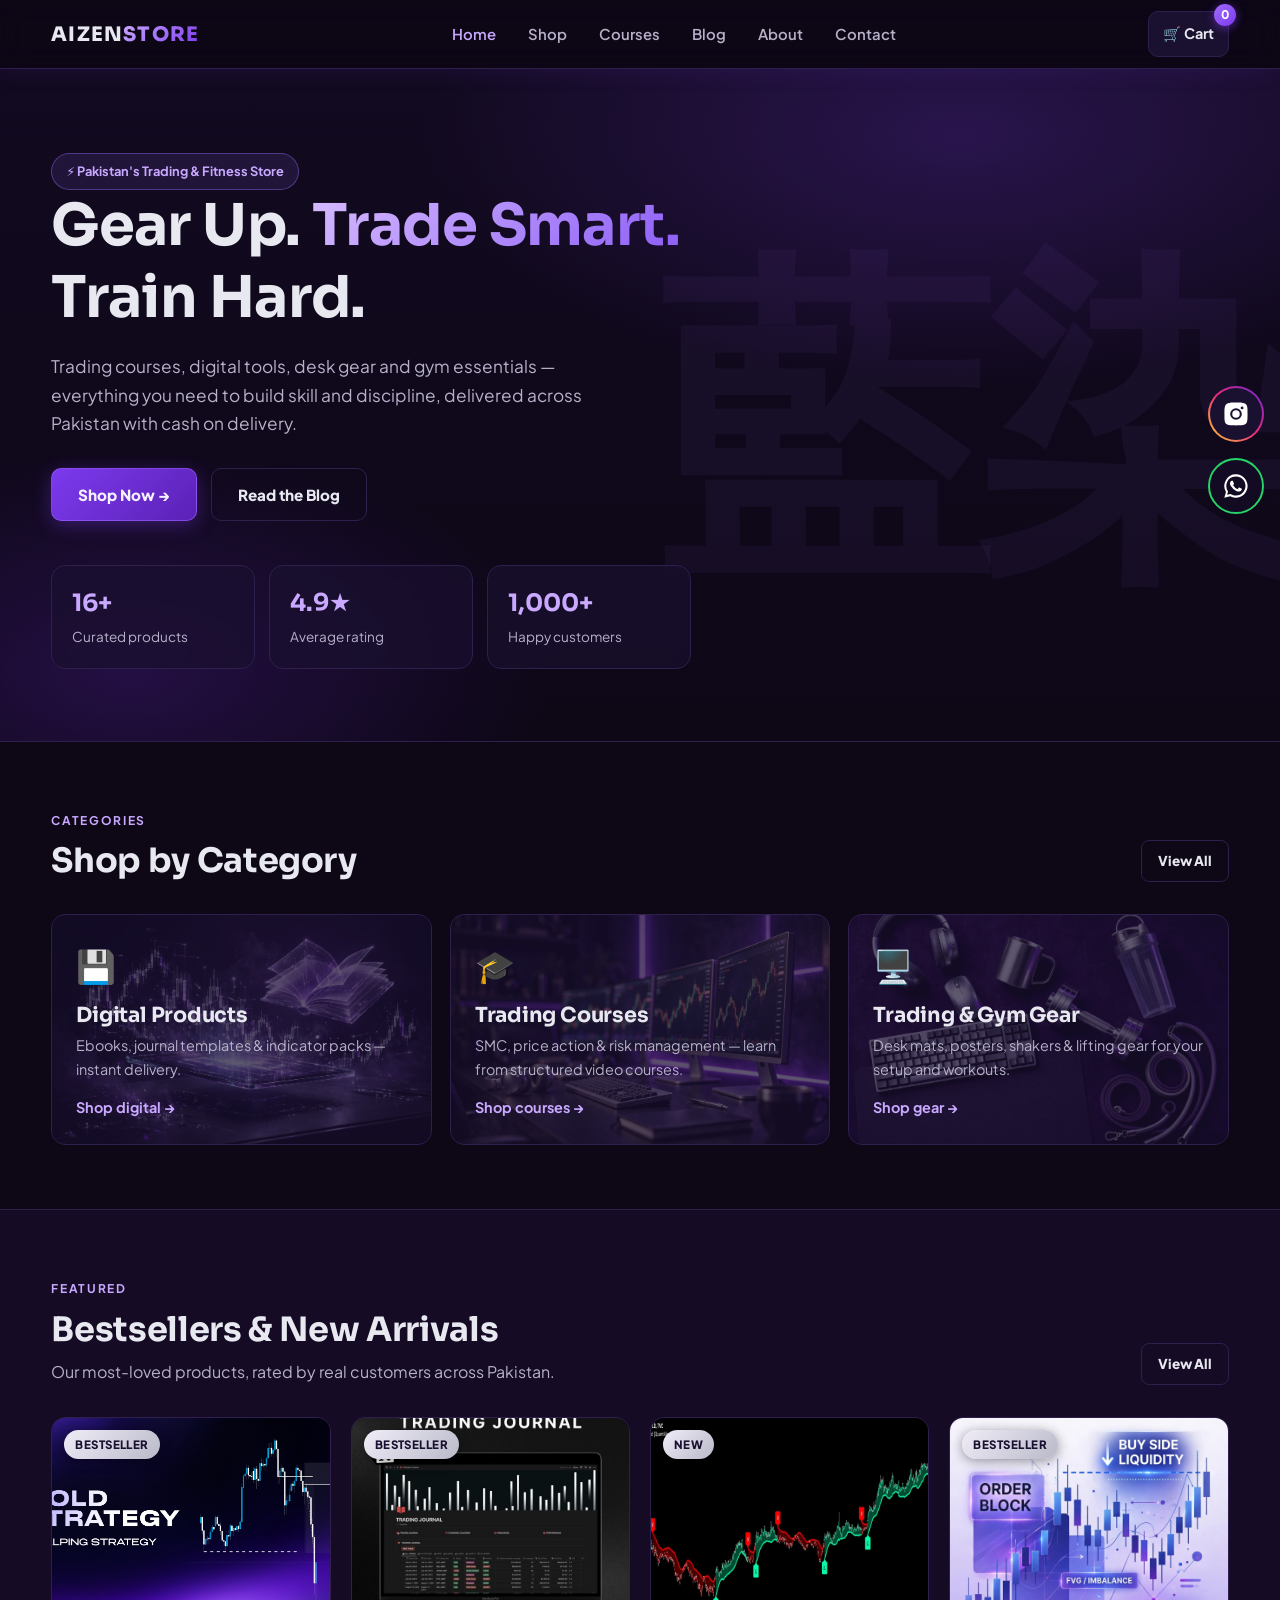
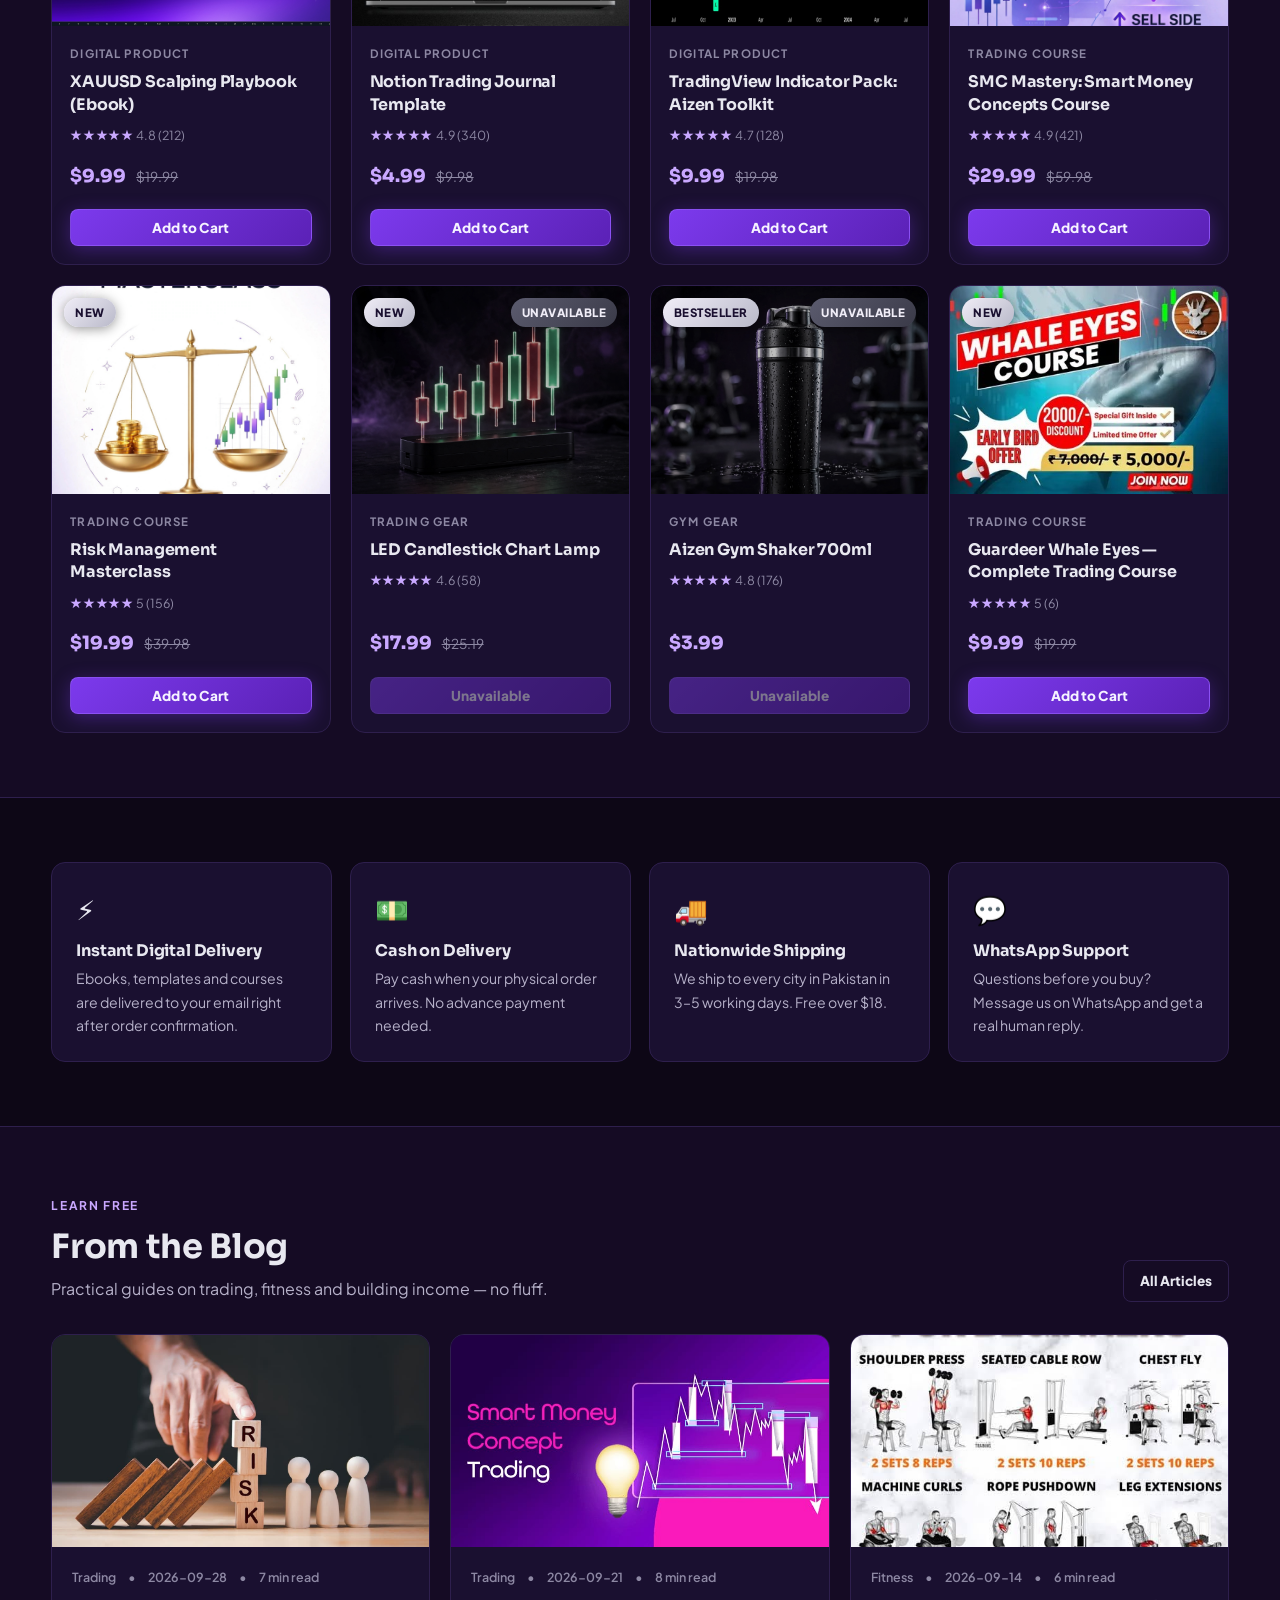
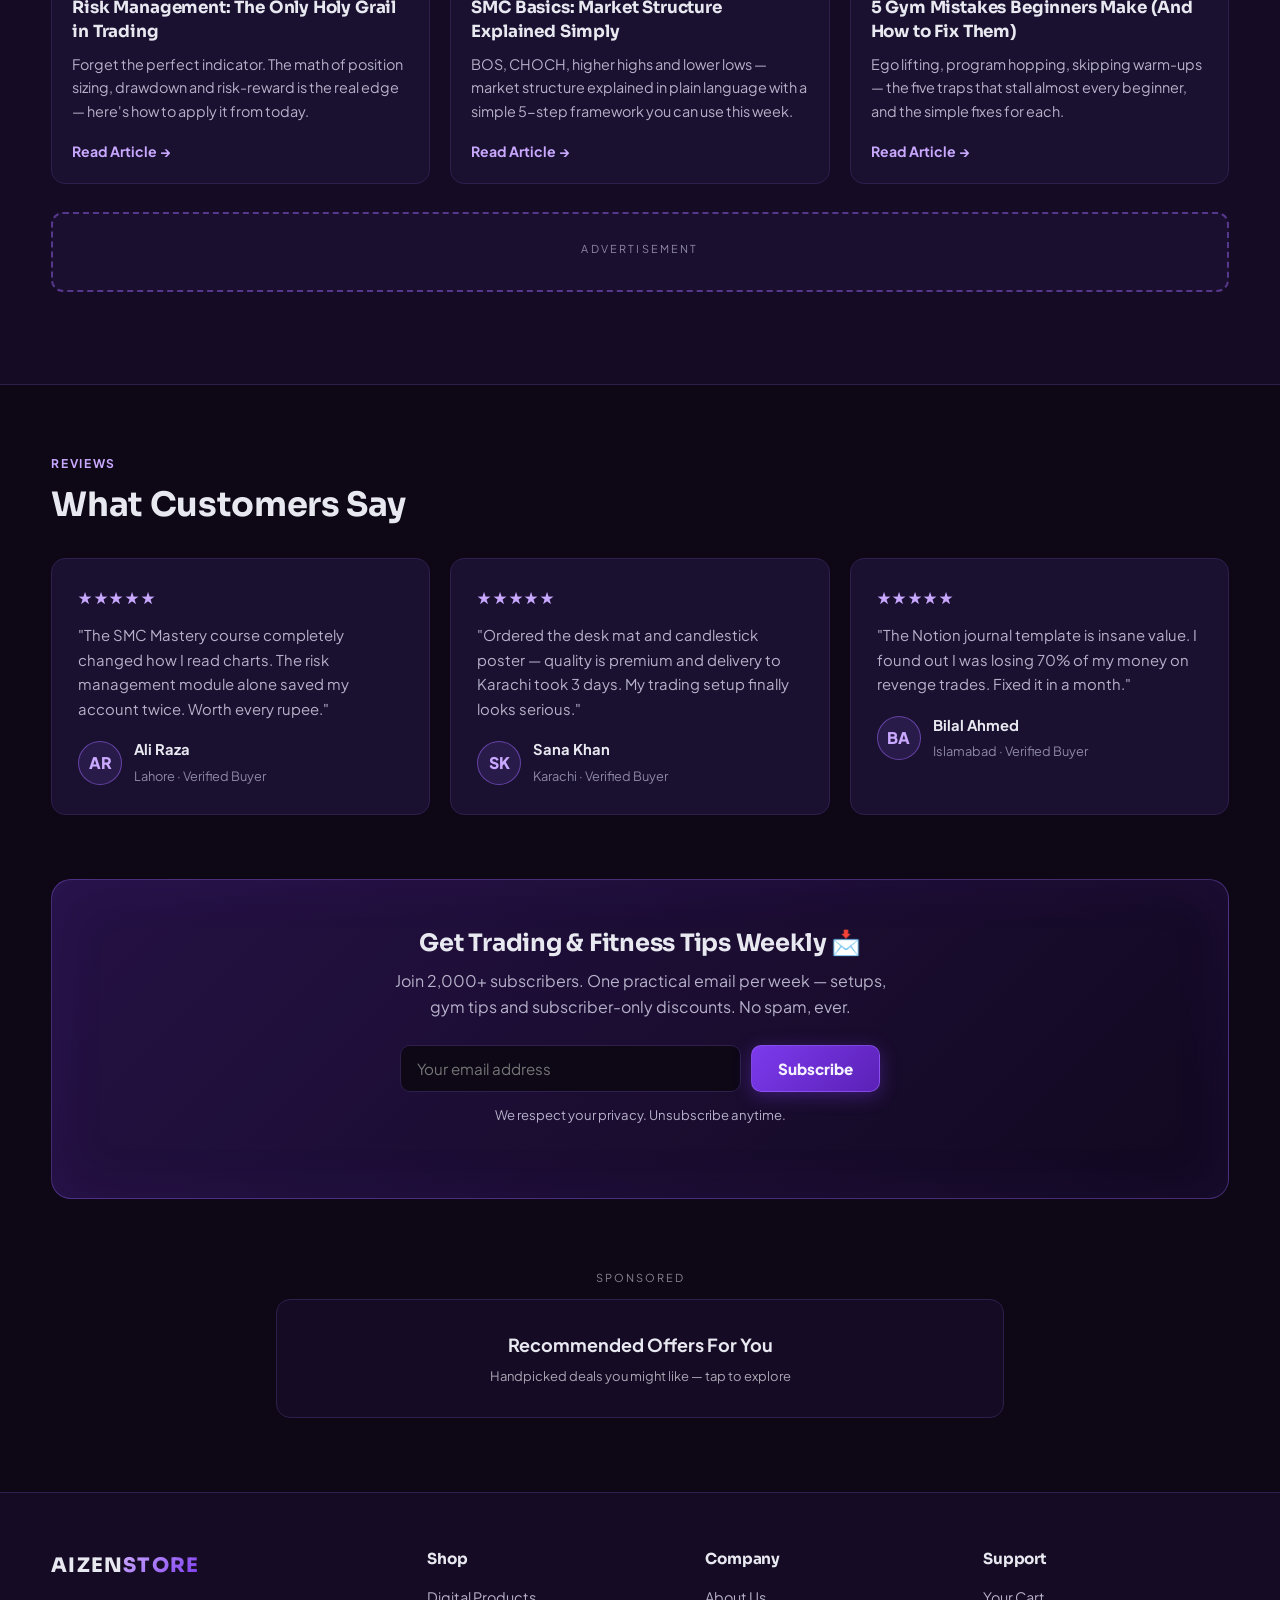
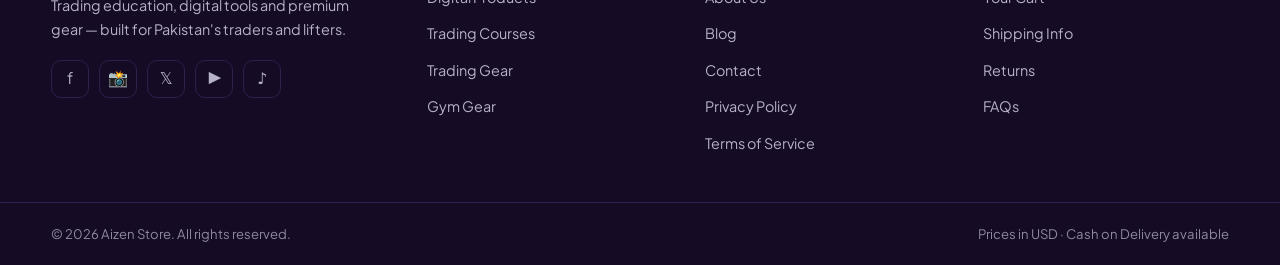
<file: index.html>
<!DOCTYPE html>
<html lang="en">
<head>
<meta charset="UTF-8">
<meta name="theme-color" content="#0d0716">
<meta name="viewport" content="width=device-width, initial-scale=1.0">
<title>Aizen Store — Trading & Fitness Gear, Courses and Digital Products</title>
<meta name="description" content="Aizen Store: trading courses, digital products, trading desk gear and gym essentials — delivered across Pakistan.">
<link rel="preconnect" href="https://fonts.googleapis.com">
<link rel="preconnect" href="https://fonts.gstatic.com" crossorigin>
<link href="https://fonts.googleapis.com/css2?family=Plus+Jakarta+Sans:wght@400;500;600;700;800&family=Sora:wght@600;700;800&display=swap" rel="stylesheet">
<link rel="stylesheet" href="assets/css/style.css">
<link rel="icon" href="data:image/svg+xml,%3Csvg xmlns='http://www.w3.org/2000/svg' viewBox='0 0 100 100'%3E%3Crect width='100' height='100' rx='20' fill='%237c3aed'/%3E%3Ctext x='50' y='70' font-size='60' text-anchor='middle' font-family='Arial' font-weight='bold' fill='%23ffffff'%3EA%3C/text%3E%3C/svg%3E">
</head>
<body data-page="home">

<header class="nav">
  <div class="container nav-inner">
    <a class="logo" href="index.html">AIZEN<span class="gold">STORE</span></a>
    <nav class="nav-links">
      <a href="index.html">Home</a>
      <a href="shop.html">Shop</a>
      <a href="courses.html">Courses</a>
      <a href="blog.html">Blog</a>
      <a href="about.html">About</a>
      <a href="contact.html">Contact</a>
    </nav>
    <div class="nav-actions">
      <a class="cart-btn" href="cart.html">🛒 Cart <span class="cart-count">0</span></a>
      <button class="hamburger" aria-label="Menu">☰</button>
    </div>
  </div>
</header>

<section class="hero">
  <div class="container hero-inner">
    <div>
      <span class="hero-badge">⚡ Pakistan's Trading & Fitness Store</span>
      <h1>Gear Up. <span class="gold">Trade Smart.</span> Train Hard.</h1>
      <p class="lead">Trading courses, digital tools, desk gear and gym essentials — everything you need to build skill and discipline, delivered across Pakistan with cash on delivery.</p>
      <div class="hero-cta">
        <a href="shop.html" class="btn">Shop Now →</a>
        <a href="blog.html" class="btn btn-outline">Read the Blog</a>
      </div>
      <div class="hero-stats">
        <div class="stat"><b>16+</b><span>Curated products</span></div>
        <div class="stat"><b>4.9★</b><span>Average rating</span></div>
        <div class="stat"><b>1,000+</b><span>Happy customers</span></div>
      </div>
    </div>
  </div>
</section>

<section class="section">
  <div class="container">
    <div class="section-head">
      <div><span class="kicker">Categories</span><h2>Shop by Category</h2></div>
      <a href="shop.html" class="btn btn-outline btn-sm">View All</a>
    </div>
    <div class="cat-grid">
      <a class="cat-tile" href="shop.html?cat=digital">
        <img src="assets/img/cat-digital.jpg" alt="Digital Products" loading="lazy">
        <div class="inner"><div class="emoji">💾</div><h3>Digital Products</h3><p>Ebooks, journal templates & indicator packs — instant delivery.</p><span class="go">Shop digital →</span></div>
      </a>
      <a class="cat-tile" href="courses.html">
        <img src="assets/img/cat-courses.jpg" alt="Trading Courses" loading="lazy">
        <div class="inner"><div class="emoji">🎓</div><h3>Trading Courses</h3><p>SMC, price action & risk management — learn from structured video courses.</p><span class="go">Shop courses →</span></div>
      </a>
      <a class="cat-tile" href="shop.html?cat=physical-trading">
        <img src="assets/img/cat-gear.jpg" alt="Physical Products" loading="lazy">
        <div class="inner"><div class="emoji">🖥️</div><h3>Trading & Gym Gear</h3><p>Desk mats, posters, shakers & lifting gear for your setup and workouts.</p><span class="go">Shop gear →</span></div>
      </a>
    </div>
  </div>
</section>

<section class="section" style="background:var(--bg-soft);border-top:1px solid var(--border);border-bottom:1px solid var(--border)">
  <div class="container">
    <div class="section-head">
      <div><span class="kicker">Featured</span><h2>Bestsellers & New Arrivals</h2><p>Our most-loved products, rated by real customers across Pakistan.</p></div>
      <a href="shop.html" class="btn btn-outline btn-sm">View All</a>
    </div>
    <div class="grid" id="featured-grid"></div>
  </div>
</section>

<section class="section">
  <div class="container">
    <div class="perks">
      <div class="perk"><div class="ic">⚡</div><h4>Instant Digital Delivery</h4><p>Ebooks, templates and courses are delivered to your email right after order confirmation.</p></div>
      <div class="perk"><div class="ic">💵</div><h4>Cash on Delivery</h4><p>Pay cash when your physical order arrives. No advance payment needed.</p></div>
      <div class="perk"><div class="ic">🚚</div><h4>Nationwide Shipping</h4><p>We ship to every city in Pakistan in 3–5 working days. Free over $18.</p></div>
      <div class="perk"><div class="ic">💬</div><h4>WhatsApp Support</h4><p>Questions before you buy? Message us on WhatsApp and get a real human reply.</p></div>
    </div>
  </div>
</section>

<section class="section" style="background:var(--bg-soft);border-top:1px solid var(--border);border-bottom:1px solid var(--border)">
  <div class="container">
    <div class="section-head">
      <div><span class="kicker">Learn Free</span><h2>From the Blog</h2><p>Practical guides on trading, fitness and building income — no fluff.</p></div>
      <a href="blog.html" class="btn btn-outline btn-sm">All Articles</a>
    </div>
    <div class="blog-grid" id="blog-preview"></div>
    <!-- ADSTERRA BANNER: 728x90 leaderboard (homepage, below blog preview) -->
    <div class="ad-slot"><span class="ad-label">Advertisement</span>
      <script async="async" data-cfasync="false" src="https://pl31723180.profitableratecpmnetwork.com/8a4f95fbe54c8be259f791bcec7842aa/invoke.js"></script>
      <div id="container-8a4f95fbe54c8be259f791bcec7842aa"></div>
    </div>
  </div>
</section>

<section class="section">
  <div class="container">
    <div class="section-head"><div><span class="kicker">Reviews</span><h2>What Customers Say</h2></div></div>
    <div class="testi-grid">
      <div class="testi"><div class="stars">★★★★★</div><p>"The SMC Mastery course completely changed how I read charts. The risk management module alone saved my account twice. Worth every rupee."</p><div class="who"><div class="ava">AR</div><div><b>Ali Raza</b><span>Lahore · Verified Buyer</span></div></div></div>
      <div class="testi"><div class="stars">★★★★★</div><p>"Ordered the desk mat and candlestick poster — quality is premium and delivery to Karachi took 3 days. My trading setup finally looks serious."</p><div class="who"><div class="ava">SK</div><div><b>Sana Khan</b><span>Karachi · Verified Buyer</span></div></div></div>
      <div class="testi"><div class="stars">★★★★★</div><p>"The Notion journal template is insane value. I found out I was losing 70% of my money on revenge trades. Fixed it in a month."</p><div class="who"><div class="ava">BA</div><div><b>Bilal Ahmed</b><span>Islamabad · Verified Buyer</span></div></div></div>
    </div>
  </div>
</section>

<section class="section" style="padding-top:0">
  <div class="container">
    <div class="newsletter">
      <h2>Get Trading & Fitness Tips Weekly 📩</h2>
      <p>Join 2,000+ subscribers. One practical email per week — setups, gym tips and subscriber-only discounts. No spam, ever.</p>
      <form class="nl-form" data-fake-form>
        <input type="email" required placeholder="Your email address">
        <button class="btn" type="submit">Subscribe</button>
      </form>
      <div class="success-box">✅ You're subscribed! Check your inbox for a welcome email.</div>
      <p class="form-note">We respect your privacy. Unsubscribe anytime.</p>
    </div>
  </div>
</section>

<!-- Adsterra Smartlink -->
<section class="section" style="padding-top:0">
  <div style="text-align:center">
    <span style="font-size:11px;letter-spacing:2px;opacity:.55">SPONSORED</span>
    <a href="https://www.profitableratecpmnetwork.com/bdayx31yv4?key=cb11a84e21bd70255d3801f908f8a254" target="_blank" rel="sponsored nofollow noopener" style="display:block;margin:10px auto;max-width:728px;padding:30px 20px;border:1px solid var(--border);border-radius:14px;background:var(--bg-soft);text-decoration:none;color:inherit">
      <span style="font-size:18px;font-weight:700">Recommended Offers For You</span>
      <span style="display:block;margin-top:6px;font-size:13px;opacity:.7">Handpicked deals you might like &mdash; tap to explore</span>
    </a>
  </div>
</section>
<footer>
  <div class="container foot-grid">
    <div class="foot-brand">
      <a class="logo" href="index.html">AIZEN<span class="gold">STORE</span></a>
      <p>Trading education, digital tools and premium gear — built for Pakistan's traders and lifters.</p>
      <div class="socials">
        <a href="#" aria-label="Facebook">f</a>
        <a href="#" aria-label="Instagram">📸</a>
        <a href="#" aria-label="X">𝕏</a>
        <a href="#" aria-label="YouTube">▶</a>
        <a href="#" aria-label="TikTok">♪</a>
      </div>
    </div>
    <div>
      <h4>Shop</h4>
      <ul>
        <li><a href="shop.html?cat=digital">Digital Products</a></li>
        <li><a href="courses.html">Trading Courses</a></li>
        <li><a href="shop.html?cat=physical-trading">Trading Gear</a></li>
        <li><a href="shop.html?cat=physical-gym">Gym Gear</a></li>
      </ul>
    </div>
    <div>
      <h4>Company</h4>
      <ul>
        <li><a href="about.html">About Us</a></li>
        <li><a href="blog.html">Blog</a></li>
        <li><a href="contact.html">Contact</a></li>
        <li><a href="privacy.html">Privacy Policy</a></li>
        <li><a href="terms.html">Terms of Service</a></li>
      </ul>
    </div>
    <div>
      <h4>Support</h4>
      <ul>
        <li><a href="cart.html">Your Cart</a></li>
        <li><a href="contact.html">Shipping Info</a></li>
        <li><a href="contact.html">Returns</a></li>
        <li><a href="contact.html">FAQs</a></li>
      </ul>
    </div>
  </div>
  <div class="foot-bottom">
    <div class="container" style="display:flex;justify-content:space-between;flex-wrap:wrap;gap:10px">
      <span>© 2026 Aizen Store. All rights reserved.</span>
      <span>Prices in USD · Cash on Delivery available</span>
    </div>
  </div>
</footer>

<script src="assets/js/app.js"></script>
<!-- Adsterra Popunder -->
<script src="https://pl31722772.profitableratecpmnetwork.com/e0/02/67/e002670b6357180df8346a9c00babb03.js"></script>
<!-- Adsterra Social Bar -->
<script src="https://pl31722773.profitableratecpmnetwork.com/42/31/a7/4231a79e9f7223a8f10cec83cff8e402.js"></script>
</body>
</html>
</file>
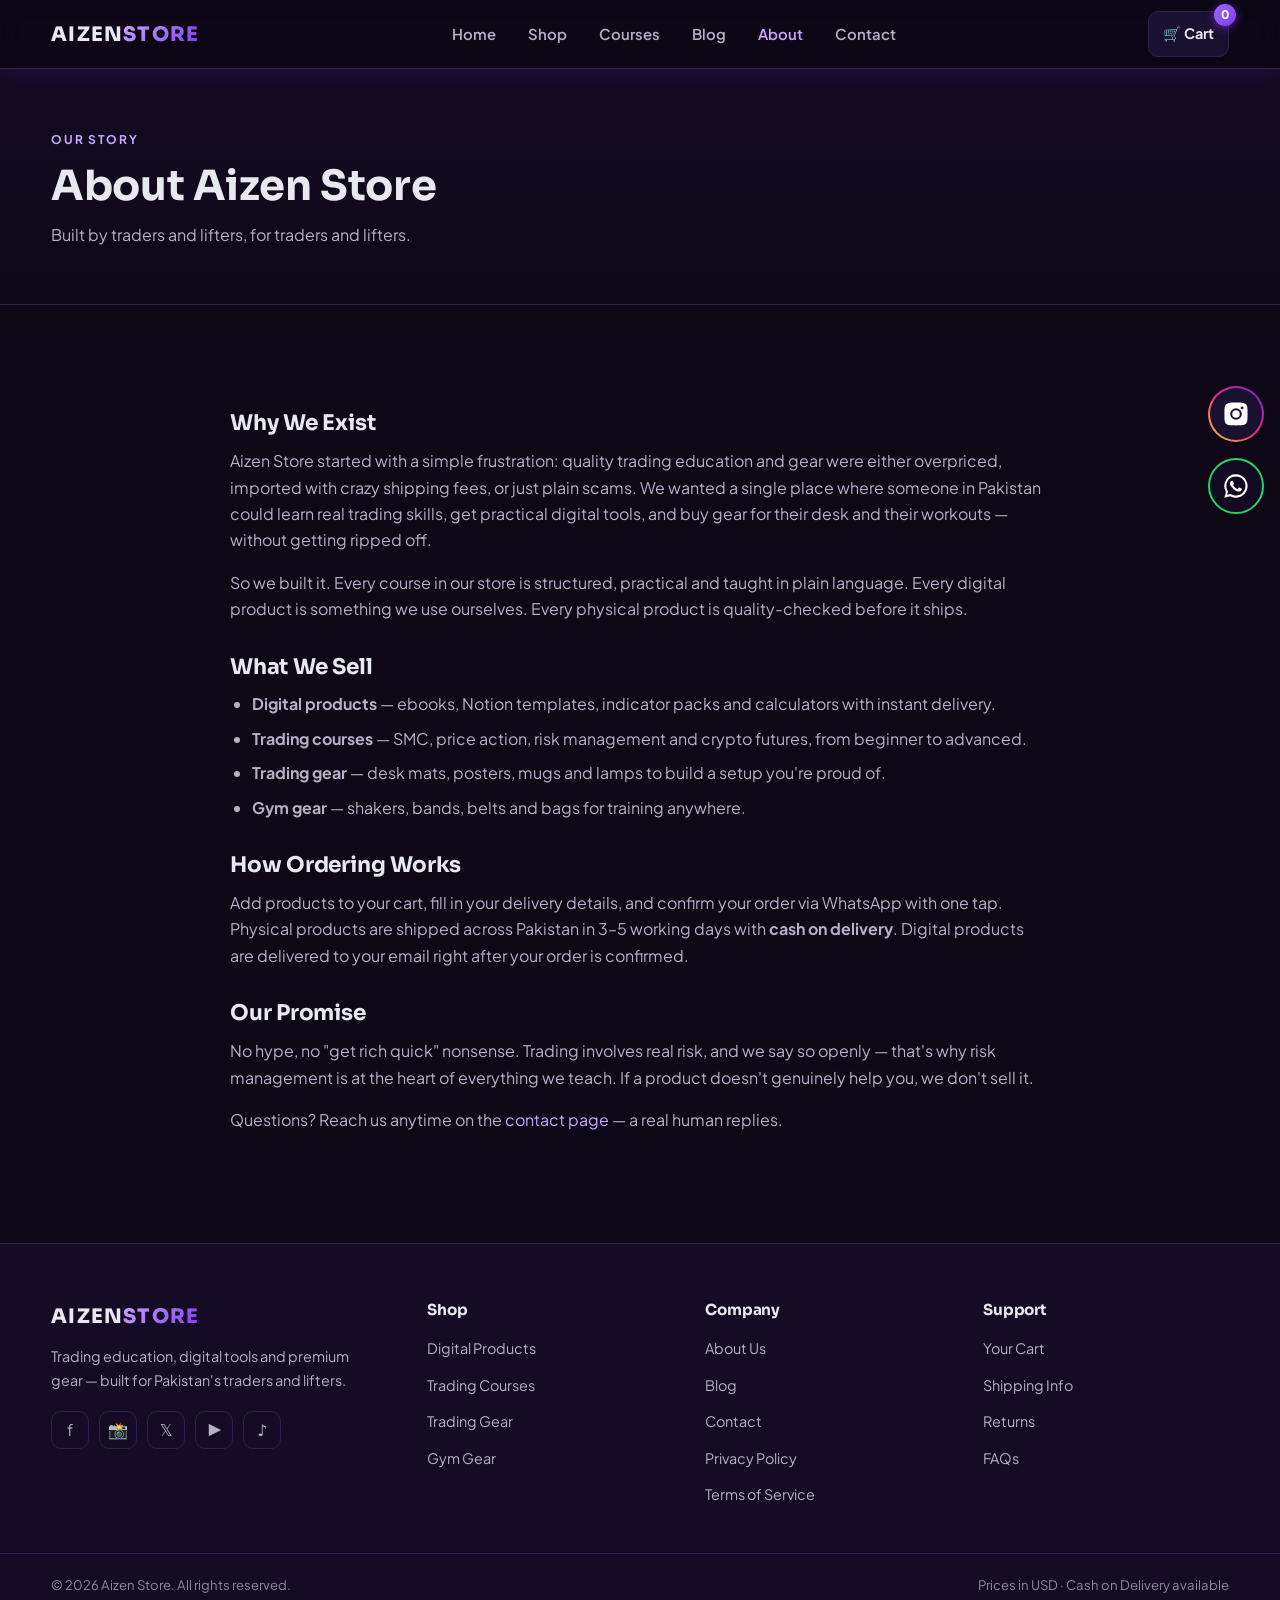
<file: about.html>
<!DOCTYPE html>
<html lang="en">
<head>
<meta charset="UTF-8">
<meta name="theme-color" content="#0d0716">
<meta name="viewport" content="width=device-width, initial-scale=1.0">
<title>About Us — Aizen Store</title>
<meta name="description" content="Learn about Aizen Store — our mission to bring quality trading education and fitness gear to Pakistan.">
<link rel="preconnect" href="https://fonts.googleapis.com">
<link rel="preconnect" href="https://fonts.gstatic.com" crossorigin>
<link href="https://fonts.googleapis.com/css2?family=Plus+Jakarta+Sans:wght@400;500;600;700;800&family=Sora:wght@600;700;800&display=swap" rel="stylesheet">
<link rel="stylesheet" href="assets/css/style.css">
<link rel="icon" href="data:image/svg+xml,%3Csvg xmlns='http://www.w3.org/2000/svg' viewBox='0 0 100 100'%3E%3Crect width='100' height='100' rx='20' fill='%237c3aed'/%3E%3Ctext x='50' y='70' font-size='60' text-anchor='middle' font-family='Arial' font-weight='bold' fill='%23ffffff'%3EA%3C/text%3E%3C/svg%3E">
</head>
<body data-page="about">

<header class="nav">
  <div class="container nav-inner">
    <a class="logo" href="index.html">AIZEN<span class="gold">STORE</span></a>
    <nav class="nav-links">
      <a href="index.html">Home</a>
      <a href="shop.html">Shop</a>
      <a href="courses.html">Courses</a>
      <a href="blog.html">Blog</a>
      <a href="about.html">About</a>
      <a href="contact.html">Contact</a>
    </nav>
    <div class="nav-actions">
      <a class="cart-btn" href="cart.html">🛒 Cart <span class="cart-count">0</span></a>
      <button class="hamburger" aria-label="Menu">☰</button>
    </div>
  </div>
</header>

<div class="page-hero">
  <div class="container">
    <span class="kicker">Our Story</span>
    <h1>About Aizen Store</h1>
    <p>Built by traders and lifters, for traders and lifters.</p>
  </div>
</div>

<section class="section">
  <div class="container prose">
    <h2>Why We Exist</h2>
    <p>Aizen Store started with a simple frustration: quality trading education and gear were either overpriced, imported with crazy shipping fees, or just plain scams. We wanted a single place where someone in Pakistan could learn real trading skills, get practical digital tools, and buy gear for their desk and their workouts — without getting ripped off.</p>
    <p>So we built it. Every course in our store is structured, practical and taught in plain language. Every digital product is something we use ourselves. Every physical product is quality-checked before it ships.</p>
    <h2>What We Sell</h2>
    <ul>
      <li><strong>Digital products</strong> — ebooks, Notion templates, indicator packs and calculators with instant delivery.</li>
      <li><strong>Trading courses</strong> — SMC, price action, risk management and crypto futures, from beginner to advanced.</li>
      <li><strong>Trading gear</strong> — desk mats, posters, mugs and lamps to build a setup you're proud of.</li>
      <li><strong>Gym gear</strong> — shakers, bands, belts and bags for training anywhere.</li>
    </ul>
    <h2>How Ordering Works</h2>
    <p>Add products to your cart, fill in your delivery details, and confirm your order via WhatsApp with one tap. Physical products are shipped across Pakistan in 3–5 working days with <strong>cash on delivery</strong>. Digital products are delivered to your email right after your order is confirmed.</p>
    <h2>Our Promise</h2>
    <p>No hype, no "get rich quick" nonsense. Trading involves real risk, and we say so openly — that's why risk management is at the heart of everything we teach. If a product doesn't genuinely help you, we don't sell it.</p>
    <p>Questions? Reach us anytime on the <a href="contact.html">contact page</a> — a real human replies.</p>
  </div>
</section>

<footer>
  <div class="container foot-grid">
    <div class="foot-brand">
      <a class="logo" href="index.html">AIZEN<span class="gold">STORE</span></a>
      <p>Trading education, digital tools and premium gear — built for Pakistan's traders and lifters.</p>
      <div class="socials">
        <a href="#" aria-label="Facebook">f</a>
        <a href="#" aria-label="Instagram">📸</a>
        <a href="#" aria-label="X">𝕏</a>
        <a href="#" aria-label="YouTube">▶</a>
        <a href="#" aria-label="TikTok">♪</a>
      </div>
    </div>
    <div>
      <h4>Shop</h4>
      <ul>
        <li><a href="shop.html?cat=digital">Digital Products</a></li>
        <li><a href="courses.html">Trading Courses</a></li>
        <li><a href="shop.html?cat=physical-trading">Trading Gear</a></li>
        <li><a href="shop.html?cat=physical-gym">Gym Gear</a></li>
      </ul>
    </div>
    <div>
      <h4>Company</h4>
      <ul>
        <li><a href="about.html">About Us</a></li>
        <li><a href="blog.html">Blog</a></li>
        <li><a href="contact.html">Contact</a></li>
        <li><a href="privacy.html">Privacy Policy</a></li>
        <li><a href="terms.html">Terms of Service</a></li>
      </ul>
    </div>
    <div>
      <h4>Support</h4>
      <ul>
        <li><a href="cart.html">Your Cart</a></li>
        <li><a href="contact.html">Shipping Info</a></li>
        <li><a href="contact.html">Returns</a></li>
        <li><a href="contact.html">FAQs</a></li>
      </ul>
    </div>
  </div>
  <div class="foot-bottom">
    <div class="container" style="display:flex;justify-content:space-between;flex-wrap:wrap;gap:10px">
      <span>© 2026 Aizen Store. All rights reserved.</span>
      <span>Prices in USD · Cash on Delivery available</span>
    </div>
  </div>
</footer>

<script src="assets/js/app.js"></script>
<!-- Adsterra Popunder -->
<script src="https://pl31722772.profitableratecpmnetwork.com/e0/02/67/e002670b6357180df8346a9c00babb03.js"></script>
<!-- Adsterra Social Bar -->
<script src="https://pl31722773.profitableratecpmnetwork.com/42/31/a7/4231a79e9f7223a8f10cec83cff8e402.js"></script>
</body>
</html>
</file>
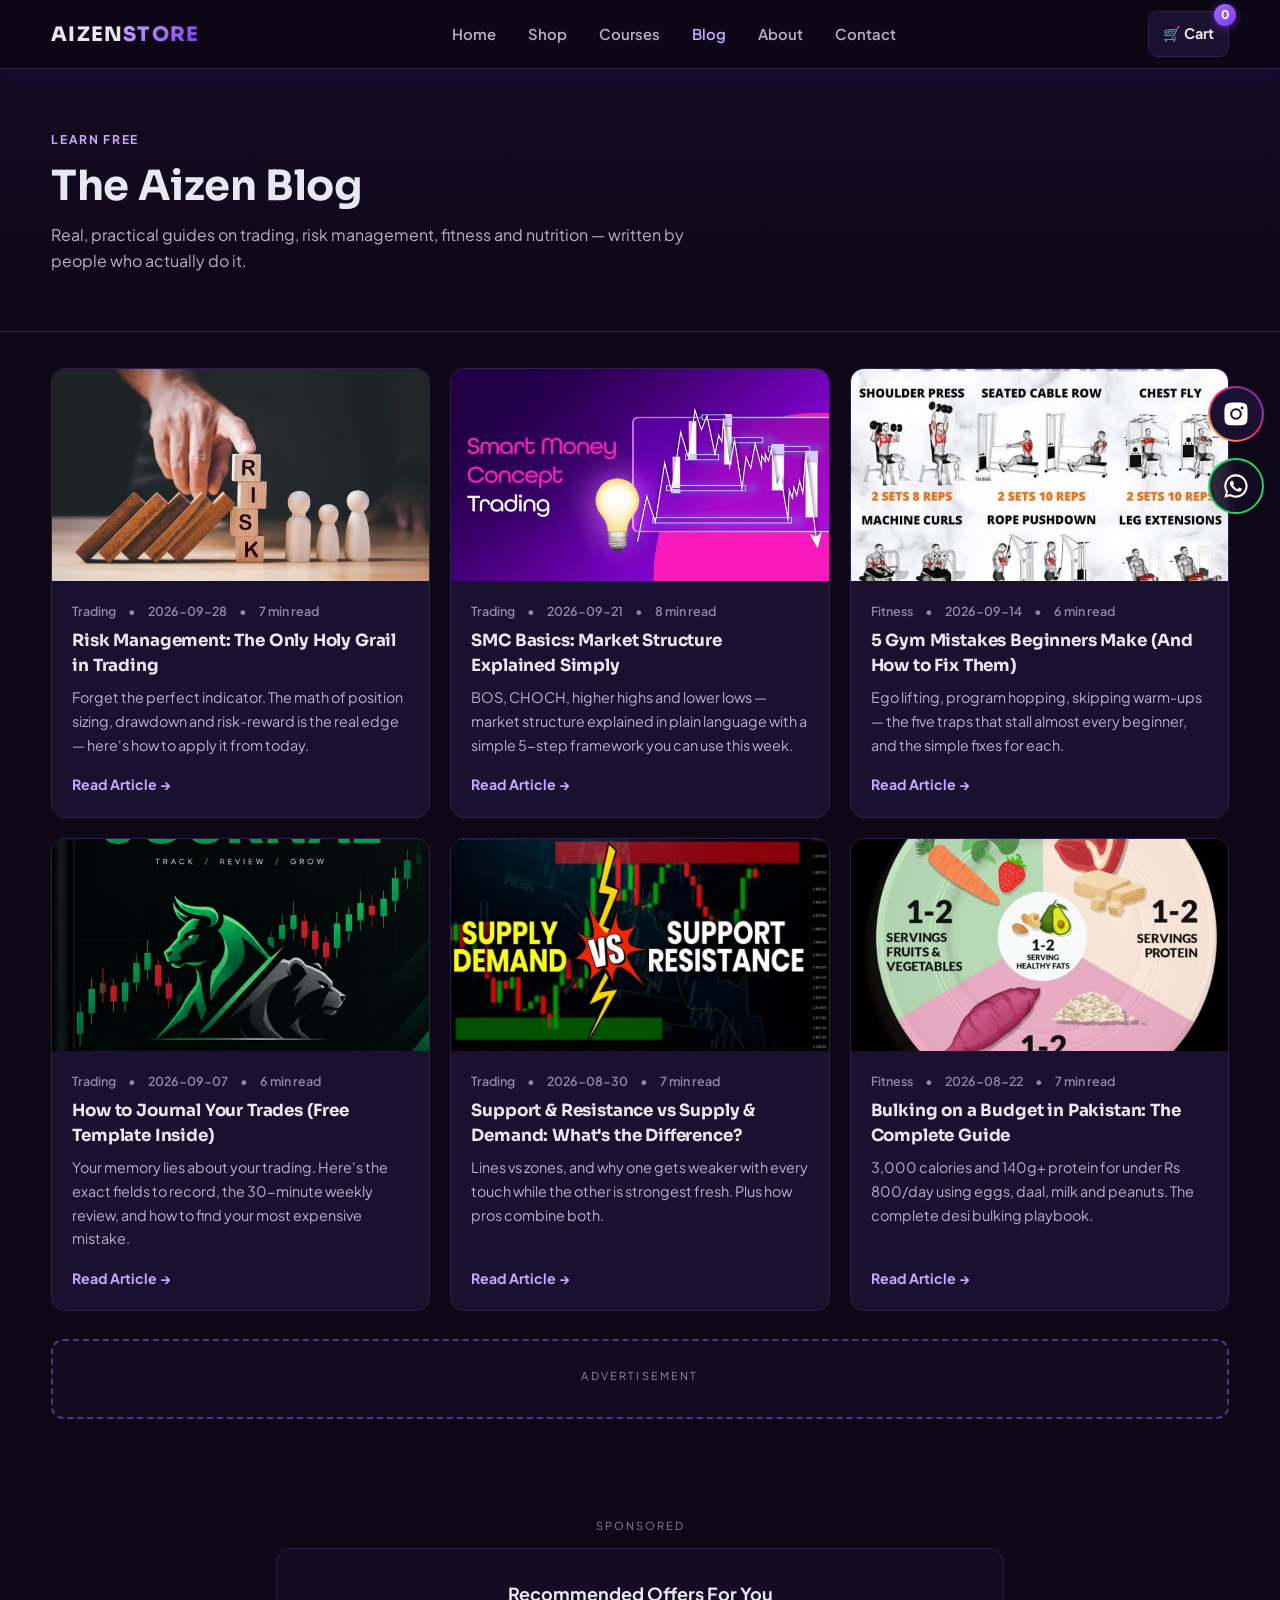
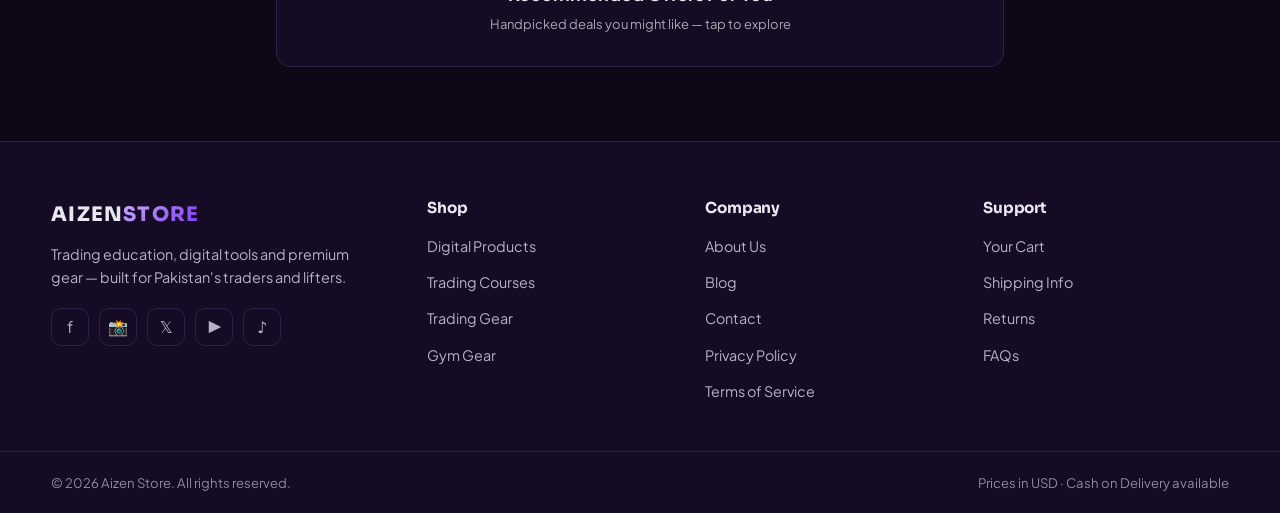
<file: blog.html>
<!DOCTYPE html>
<html lang="en">
<head>
<meta charset="UTF-8">
<meta name="theme-color" content="#0d0716">
<meta name="viewport" content="width=device-width, initial-scale=1.0">
<title>Blog — Aizen Store</title>
<meta name="description" content="Practical articles on trading strategy, risk management, fitness and nutrition from the Aizen Store team.">
<link rel="preconnect" href="https://fonts.googleapis.com">
<link rel="preconnect" href="https://fonts.gstatic.com" crossorigin>
<link href="https://fonts.googleapis.com/css2?family=Plus+Jakarta+Sans:wght@400;500;600;700;800&family=Sora:wght@600;700;800&display=swap" rel="stylesheet">
<link rel="stylesheet" href="assets/css/style.css">
<link rel="icon" href="data:image/svg+xml,%3Csvg xmlns='http://www.w3.org/2000/svg' viewBox='0 0 100 100'%3E%3Crect width='100' height='100' rx='20' fill='%237c3aed'/%3E%3Ctext x='50' y='70' font-size='60' text-anchor='middle' font-family='Arial' font-weight='bold' fill='%23ffffff'%3EA%3C/text%3E%3C/svg%3E">
</head>
<body data-page="blog">

<header class="nav">
  <div class="container nav-inner">
    <a class="logo" href="index.html">AIZEN<span class="gold">STORE</span></a>
    <nav class="nav-links">
      <a href="index.html">Home</a>
      <a href="shop.html">Shop</a>
      <a href="courses.html">Courses</a>
      <a href="blog.html">Blog</a>
      <a href="about.html">About</a>
      <a href="contact.html">Contact</a>
    </nav>
    <div class="nav-actions">
      <a class="cart-btn" href="cart.html">🛒 Cart <span class="cart-count">0</span></a>
      <button class="hamburger" aria-label="Menu">☰</button>
    </div>
  </div>
</header>

<div class="page-hero">
  <div class="container">
    <span class="kicker">Learn Free</span>
    <h1>The Aizen Blog</h1>
    <p>Real, practical guides on trading, risk management, fitness and nutrition — written by people who actually do it.</p>
  </div>
</div>

<section class="section" style="padding-top:36px">
  <div class="container">
    <div class="blog-grid" id="blog-grid"></div>
    <!-- ADSTERRA BANNER: 728x90 leaderboard (blog listing, below articles) -->
    <div class="ad-slot"><span class="ad-label">Advertisement</span>
      <script async="async" data-cfasync="false" src="https://pl31723180.profitableratecpmnetwork.com/8a4f95fbe54c8be259f791bcec7842aa/invoke.js"></script>
      <div id="container-8a4f95fbe54c8be259f791bcec7842aa"></div>
    </div>
  </div>
</section>

<!-- Adsterra Smartlink -->
<section class="section" style="padding-top:0">
  <div style="text-align:center">
    <span style="font-size:11px;letter-spacing:2px;opacity:.55">SPONSORED</span>
    <a href="https://www.profitableratecpmnetwork.com/bdayx31yv4?key=cb11a84e21bd70255d3801f908f8a254" target="_blank" rel="sponsored nofollow noopener" style="display:block;margin:10px auto;max-width:728px;padding:30px 20px;border:1px solid var(--border);border-radius:14px;background:var(--bg-soft);text-decoration:none;color:inherit">
      <span style="font-size:18px;font-weight:700">Recommended Offers For You</span>
      <span style="display:block;margin-top:6px;font-size:13px;opacity:.7">Handpicked deals you might like &mdash; tap to explore</span>
    </a>
  </div>
</section>
<footer>
  <div class="container foot-grid">
    <div class="foot-brand">
      <a class="logo" href="index.html">AIZEN<span class="gold">STORE</span></a>
      <p>Trading education, digital tools and premium gear — built for Pakistan's traders and lifters.</p>
      <div class="socials">
        <a href="#" aria-label="Facebook">f</a>
        <a href="#" aria-label="Instagram">📸</a>
        <a href="#" aria-label="X">𝕏</a>
        <a href="#" aria-label="YouTube">▶</a>
        <a href="#" aria-label="TikTok">♪</a>
      </div>
    </div>
    <div>
      <h4>Shop</h4>
      <ul>
        <li><a href="shop.html?cat=digital">Digital Products</a></li>
        <li><a href="courses.html">Trading Courses</a></li>
        <li><a href="shop.html?cat=physical-trading">Trading Gear</a></li>
        <li><a href="shop.html?cat=physical-gym">Gym Gear</a></li>
      </ul>
    </div>
    <div>
      <h4>Company</h4>
      <ul>
        <li><a href="about.html">About Us</a></li>
        <li><a href="blog.html">Blog</a></li>
        <li><a href="contact.html">Contact</a></li>
        <li><a href="privacy.html">Privacy Policy</a></li>
        <li><a href="terms.html">Terms of Service</a></li>
      </ul>
    </div>
    <div>
      <h4>Support</h4>
      <ul>
        <li><a href="cart.html">Your Cart</a></li>
        <li><a href="contact.html">Shipping Info</a></li>
        <li><a href="contact.html">Returns</a></li>
        <li><a href="contact.html">FAQs</a></li>
      </ul>
    </div>
  </div>
  <div class="foot-bottom">
    <div class="container" style="display:flex;justify-content:space-between;flex-wrap:wrap;gap:10px">
      <span>© 2026 Aizen Store. All rights reserved.</span>
      <span>Prices in USD · Cash on Delivery available</span>
    </div>
  </div>
</footer>

<script src="assets/js/app.js"></script>
<!-- Adsterra Popunder -->
<script src="https://pl31722772.profitableratecpmnetwork.com/e0/02/67/e002670b6357180df8346a9c00babb03.js"></script>
<!-- Adsterra Social Bar -->
<script src="https://pl31722773.profitableratecpmnetwork.com/42/31/a7/4231a79e9f7223a8f10cec83cff8e402.js"></script>
</body>
</html>
</file>
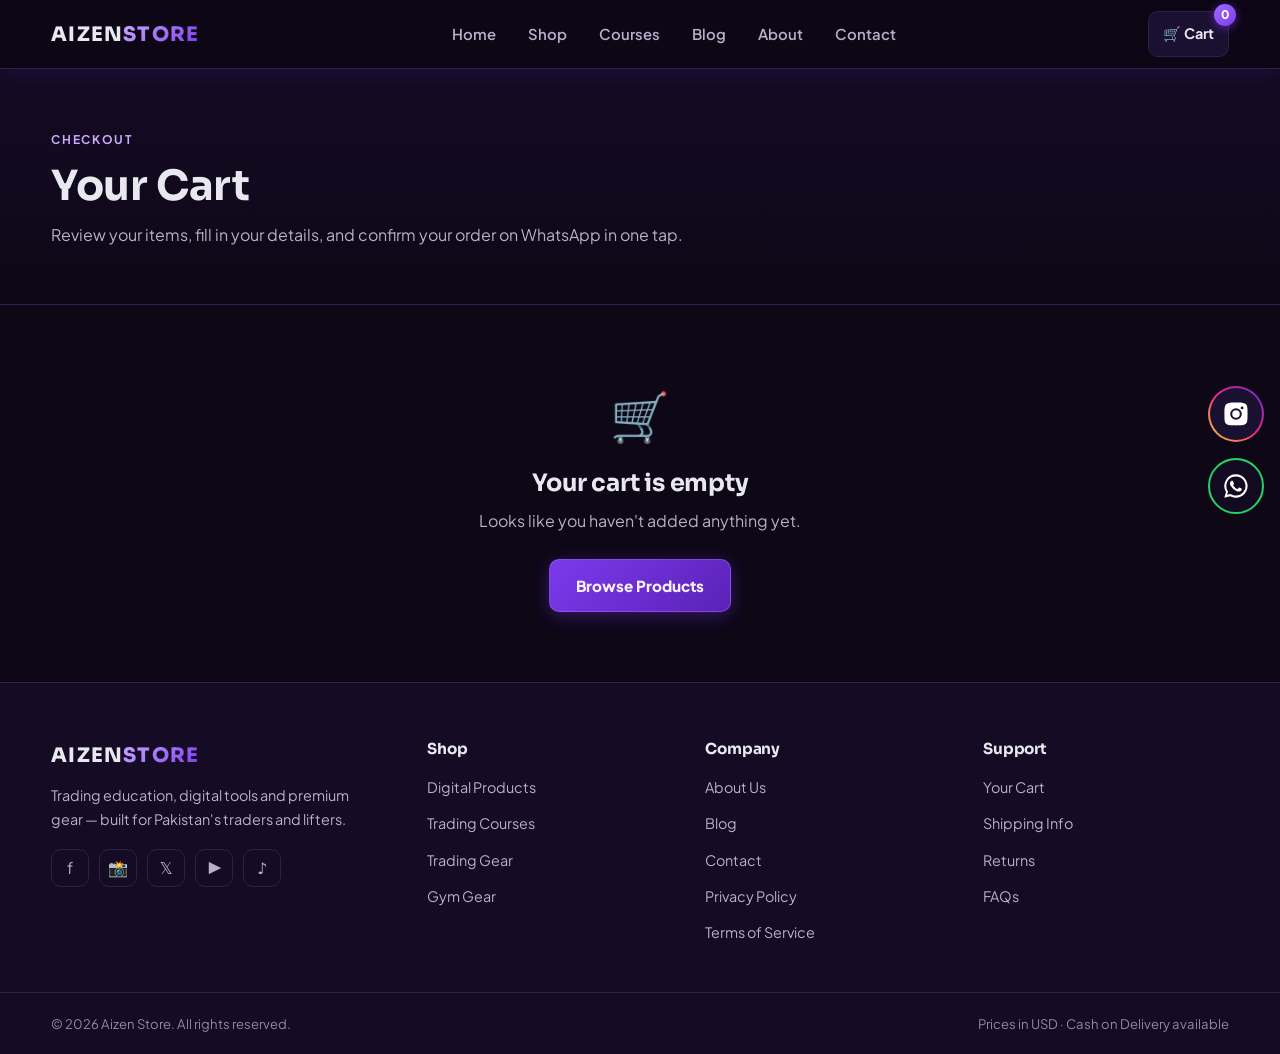
<file: cart.html>
<!DOCTYPE html>
<html lang="en">
<head>
<meta charset="UTF-8">
<meta name="theme-color" content="#0d0716">
<meta name="viewport" content="width=device-width, initial-scale=1.0">
<title>Your Cart — Aizen Store</title>
<meta name="description" content="Review your cart and check out via WhatsApp at Aizen Store. Cash on delivery available across Pakistan.">
<link rel="preconnect" href="https://fonts.googleapis.com">
<link rel="preconnect" href="https://fonts.gstatic.com" crossorigin>
<link href="https://fonts.googleapis.com/css2?family=Plus+Jakarta+Sans:wght@400;500;600;700;800&family=Sora:wght@600;700;800&display=swap" rel="stylesheet">
<link rel="stylesheet" href="assets/css/style.css">
<link rel="icon" href="data:image/svg+xml,%3Csvg xmlns='http://www.w3.org/2000/svg' viewBox='0 0 100 100'%3E%3Crect width='100' height='100' rx='20' fill='%237c3aed'/%3E%3Ctext x='50' y='70' font-size='60' text-anchor='middle' font-family='Arial' font-weight='bold' fill='%23ffffff'%3EA%3C/text%3E%3C/svg%3E">
</head>
<body data-page="cart">

<header class="nav">
  <div class="container nav-inner">
    <a class="logo" href="index.html">AIZEN<span class="gold">STORE</span></a>
    <nav class="nav-links">
      <a href="index.html">Home</a>
      <a href="shop.html">Shop</a>
      <a href="courses.html">Courses</a>
      <a href="blog.html">Blog</a>
      <a href="about.html">About</a>
      <a href="contact.html">Contact</a>
    </nav>
    <div class="nav-actions">
      <a class="cart-btn" href="cart.html">🛒 Cart <span class="cart-count">0</span></a>
      <button class="hamburger" aria-label="Menu">☰</button>
    </div>
  </div>
</header>

<div class="page-hero">
  <div class="container">
    <span class="kicker">Checkout</span>
    <h1>Your Cart</h1>
    <p>Review your items, fill in your details, and confirm your order on WhatsApp in one tap.</p>
  </div>
</div>

<div class="container">
  <div id="cart-wrap"></div>
</div>

<footer>
  <div class="container foot-grid">
    <div class="foot-brand">
      <a class="logo" href="index.html">AIZEN<span class="gold">STORE</span></a>
      <p>Trading education, digital tools and premium gear — built for Pakistan's traders and lifters.</p>
      <div class="socials">
        <a href="#" aria-label="Facebook">f</a>
        <a href="#" aria-label="Instagram">📸</a>
        <a href="#" aria-label="X">𝕏</a>
        <a href="#" aria-label="YouTube">▶</a>
        <a href="#" aria-label="TikTok">♪</a>
      </div>
    </div>
    <div>
      <h4>Shop</h4>
      <ul>
        <li><a href="shop.html?cat=digital">Digital Products</a></li>
        <li><a href="courses.html">Trading Courses</a></li>
        <li><a href="shop.html?cat=physical-trading">Trading Gear</a></li>
        <li><a href="shop.html?cat=physical-gym">Gym Gear</a></li>
      </ul>
    </div>
    <div>
      <h4>Company</h4>
      <ul>
        <li><a href="about.html">About Us</a></li>
        <li><a href="blog.html">Blog</a></li>
        <li><a href="contact.html">Contact</a></li>
        <li><a href="privacy.html">Privacy Policy</a></li>
        <li><a href="terms.html">Terms of Service</a></li>
      </ul>
    </div>
    <div>
      <h4>Support</h4>
      <ul>
        <li><a href="cart.html">Your Cart</a></li>
        <li><a href="contact.html">Shipping Info</a></li>
        <li><a href="contact.html">Returns</a></li>
        <li><a href="contact.html">FAQs</a></li>
      </ul>
    </div>
  </div>
  <div class="foot-bottom">
    <div class="container" style="display:flex;justify-content:space-between;flex-wrap:wrap;gap:10px">
      <span>© 2026 Aizen Store. All rights reserved.</span>
      <span>Prices in USD · Cash on Delivery available</span>
    </div>
  </div>
</footer>

<script src="assets/js/app.js"></script>
<!-- Adsterra Popunder -->
<script src="https://pl31722772.profitableratecpmnetwork.com/e0/02/67/e002670b6357180df8346a9c00babb03.js"></script>
<!-- Adsterra Social Bar -->
<script src="https://pl31722773.profitableratecpmnetwork.com/42/31/a7/4231a79e9f7223a8f10cec83cff8e402.js"></script>
</body>
</html>
</file>
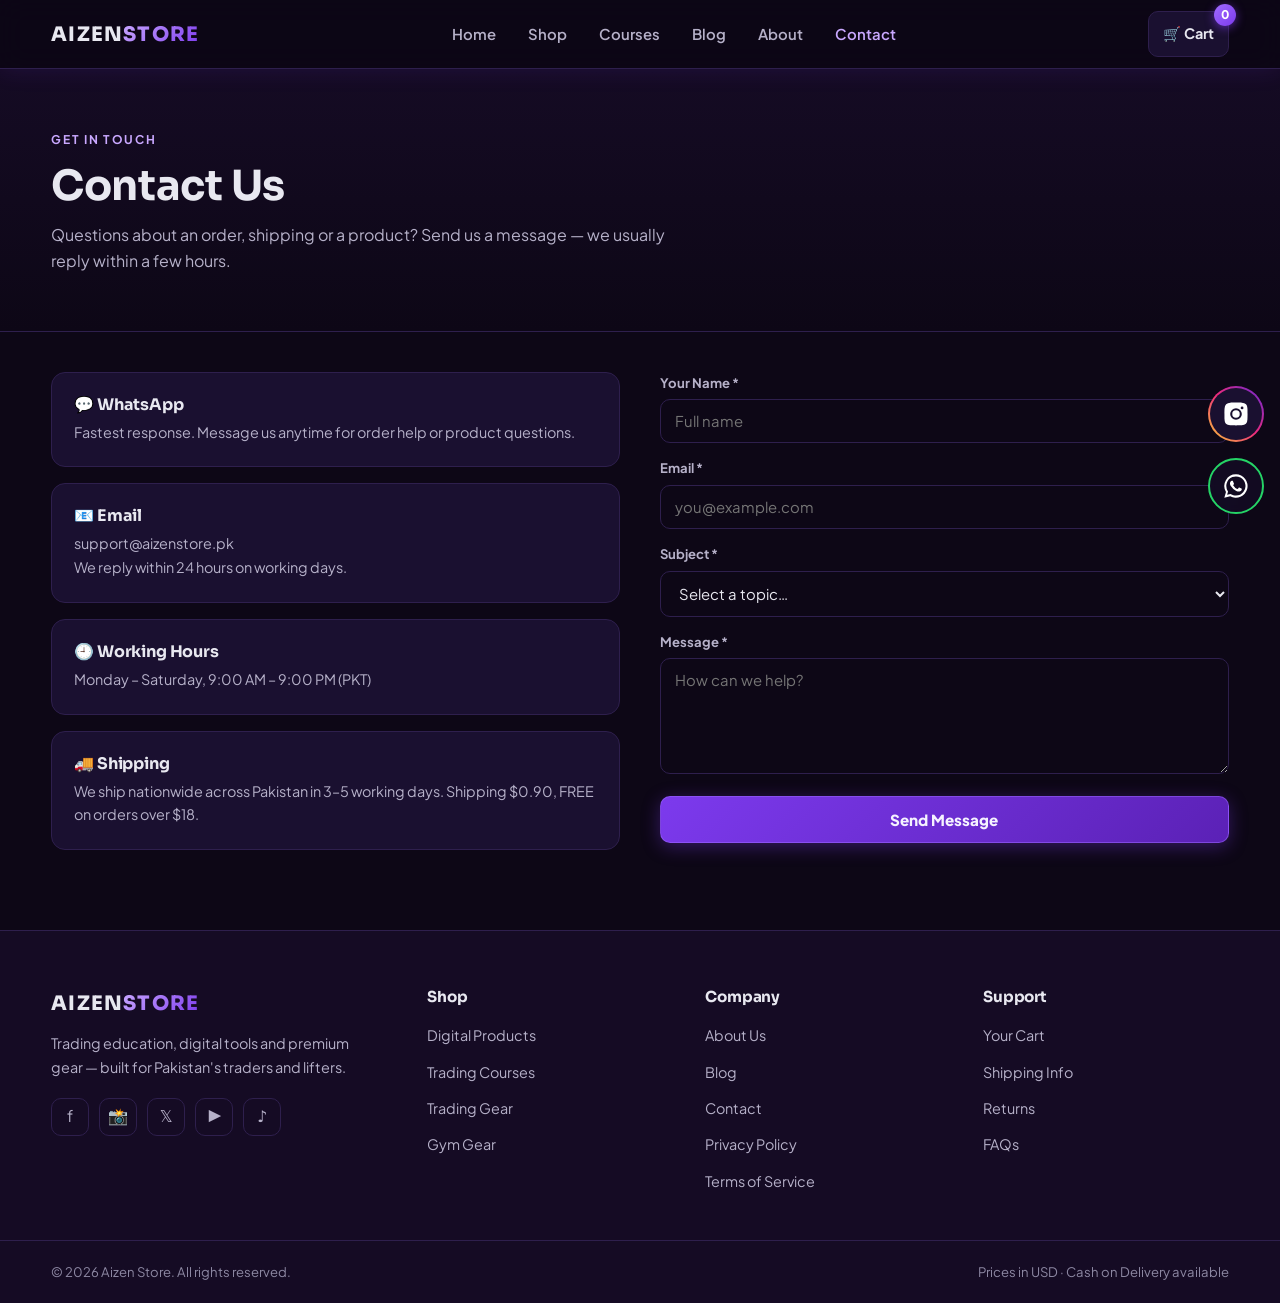
<file: contact.html>
<!DOCTYPE html>
<html lang="en">
<head>
<meta charset="UTF-8">
<meta name="theme-color" content="#0d0716">
<meta name="viewport" content="width=device-width, initial-scale=1.0">
<title>Contact Us — Aizen Store</title>
<meta name="description" content="Contact Aizen Store for order support, shipping questions and product inquiries.">
<link rel="preconnect" href="https://fonts.googleapis.com">
<link rel="preconnect" href="https://fonts.gstatic.com" crossorigin>
<link href="https://fonts.googleapis.com/css2?family=Plus+Jakarta+Sans:wght@400;500;600;700;800&family=Sora:wght@600;700;800&display=swap" rel="stylesheet">
<link rel="stylesheet" href="assets/css/style.css">
<link rel="icon" href="data:image/svg+xml,%3Csvg xmlns='http://www.w3.org/2000/svg' viewBox='0 0 100 100'%3E%3Crect width='100' height='100' rx='20' fill='%237c3aed'/%3E%3Ctext x='50' y='70' font-size='60' text-anchor='middle' font-family='Arial' font-weight='bold' fill='%23ffffff'%3EA%3C/text%3E%3C/svg%3E">
</head>
<body data-page="contact">

<header class="nav">
  <div class="container nav-inner">
    <a class="logo" href="index.html">AIZEN<span class="gold">STORE</span></a>
    <nav class="nav-links">
      <a href="index.html">Home</a>
      <a href="shop.html">Shop</a>
      <a href="courses.html">Courses</a>
      <a href="blog.html">Blog</a>
      <a href="about.html">About</a>
      <a href="contact.html">Contact</a>
    </nav>
    <div class="nav-actions">
      <a class="cart-btn" href="cart.html">🛒 Cart <span class="cart-count">0</span></a>
      <button class="hamburger" aria-label="Menu">☰</button>
    </div>
  </div>
</header>

<div class="page-hero">
  <div class="container">
    <span class="kicker">Get In Touch</span>
    <h1>Contact Us</h1>
    <p>Questions about an order, shipping or a product? Send us a message — we usually reply within a few hours.</p>
  </div>
</div>

<div class="container">
  <div class="contact-grid">
    <div class="contact-info">
      <div class="card"><h4>💬 WhatsApp</h4><p>Fastest response. Message us anytime for order help or product questions.</p></div>
      <div class="card"><h4>📧 Email</h4><p>support@aizenstore.pk<br>We reply within 24 hours on working days.</p></div>
      <div class="card"><h4>🕘 Working Hours</h4><p>Monday – Saturday, 9:00 AM – 9:00 PM (PKT)</p></div>
      <div class="card"><h4>🚚 Shipping</h4><p>We ship nationwide across Pakistan in 3–5 working days. Shipping $0.90, FREE on orders over $18.</p></div>
    </div>
    <div>
      <form data-fake-form>
        <div class="field"><label>Your Name *</label><input required placeholder="Full name"></div>
        <div class="field"><label>Email *</label><input type="email" required placeholder="you@example.com"></div>
        <div class="field"><label>Subject *</label>
          <select required>
            <option value="">Select a topic…</option>
            <option>Order support</option>
            <option>Shipping question</option>
            <option>Product question</option>
            <option>Returns / refund</option>
            <option>Other</option>
          </select>
        </div>
        <div class="field"><label>Message *</label><textarea rows="5" required placeholder="How can we help?"></textarea></div>
        <button class="btn btn-block" type="submit">Send Message</button>
      </form>
      <div class="success-box">✅ Message sent! We'll get back to you within 24 hours.</div>
    </div>
  </div>
</div>

<footer>
  <div class="container foot-grid">
    <div class="foot-brand">
      <a class="logo" href="index.html">AIZEN<span class="gold">STORE</span></a>
      <p>Trading education, digital tools and premium gear — built for Pakistan's traders and lifters.</p>
      <div class="socials">
        <a href="#" aria-label="Facebook">f</a>
        <a href="#" aria-label="Instagram">📸</a>
        <a href="#" aria-label="X">𝕏</a>
        <a href="#" aria-label="YouTube">▶</a>
        <a href="#" aria-label="TikTok">♪</a>
      </div>
    </div>
    <div>
      <h4>Shop</h4>
      <ul>
        <li><a href="shop.html?cat=digital">Digital Products</a></li>
        <li><a href="courses.html">Trading Courses</a></li>
        <li><a href="shop.html?cat=physical-trading">Trading Gear</a></li>
        <li><a href="shop.html?cat=physical-gym">Gym Gear</a></li>
      </ul>
    </div>
    <div>
      <h4>Company</h4>
      <ul>
        <li><a href="about.html">About Us</a></li>
        <li><a href="blog.html">Blog</a></li>
        <li><a href="contact.html">Contact</a></li>
        <li><a href="privacy.html">Privacy Policy</a></li>
        <li><a href="terms.html">Terms of Service</a></li>
      </ul>
    </div>
    <div>
      <h4>Support</h4>
      <ul>
        <li><a href="cart.html">Your Cart</a></li>
        <li><a href="contact.html">Shipping Info</a></li>
        <li><a href="contact.html">Returns</a></li>
        <li><a href="contact.html">FAQs</a></li>
      </ul>
    </div>
  </div>
  <div class="foot-bottom">
    <div class="container" style="display:flex;justify-content:space-between;flex-wrap:wrap;gap:10px">
      <span>© 2026 Aizen Store. All rights reserved.</span>
      <span>Prices in USD · Cash on Delivery available</span>
    </div>
  </div>
</footer>

<script src="assets/js/app.js"></script>
<!-- Adsterra Popunder -->
<script src="https://pl31722772.profitableratecpmnetwork.com/e0/02/67/e002670b6357180df8346a9c00babb03.js"></script>
<!-- Adsterra Social Bar -->
<script src="https://pl31722773.profitableratecpmnetwork.com/42/31/a7/4231a79e9f7223a8f10cec83cff8e402.js"></script>
</body>
</html>
</file>
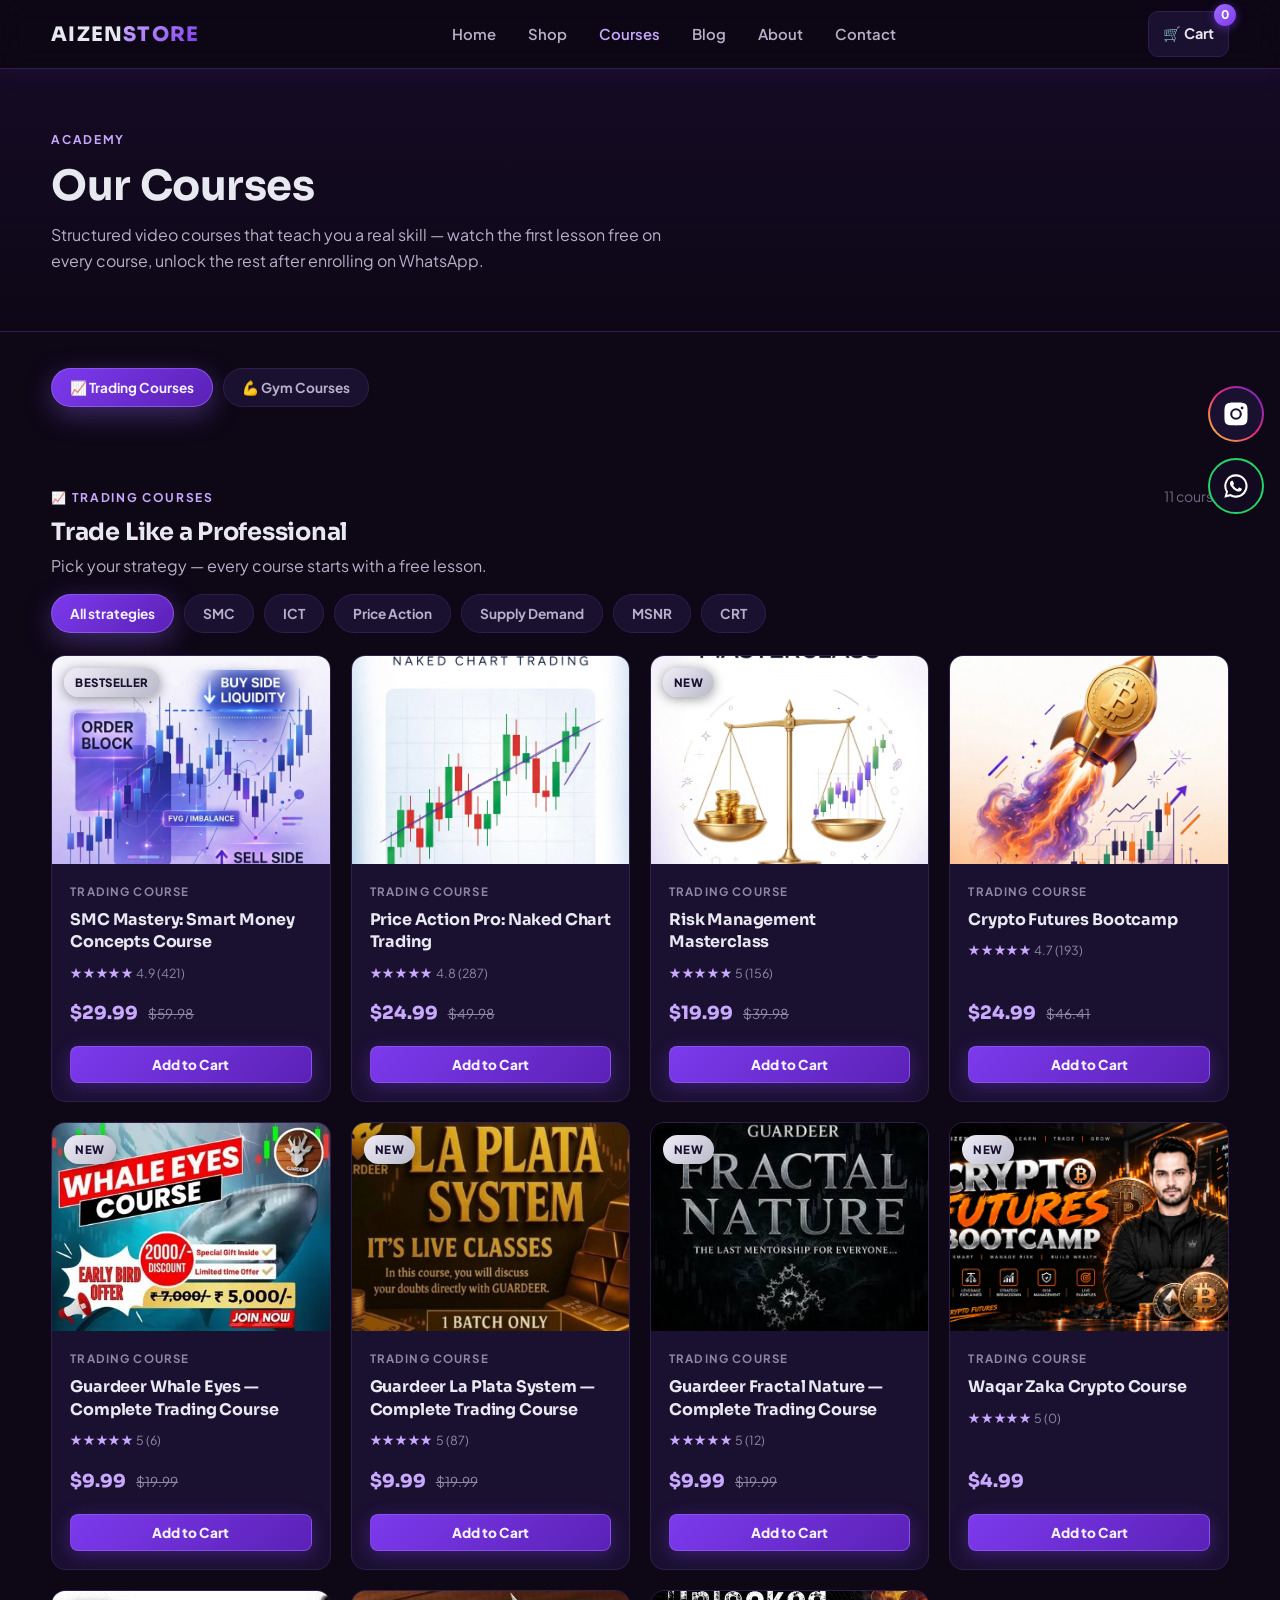
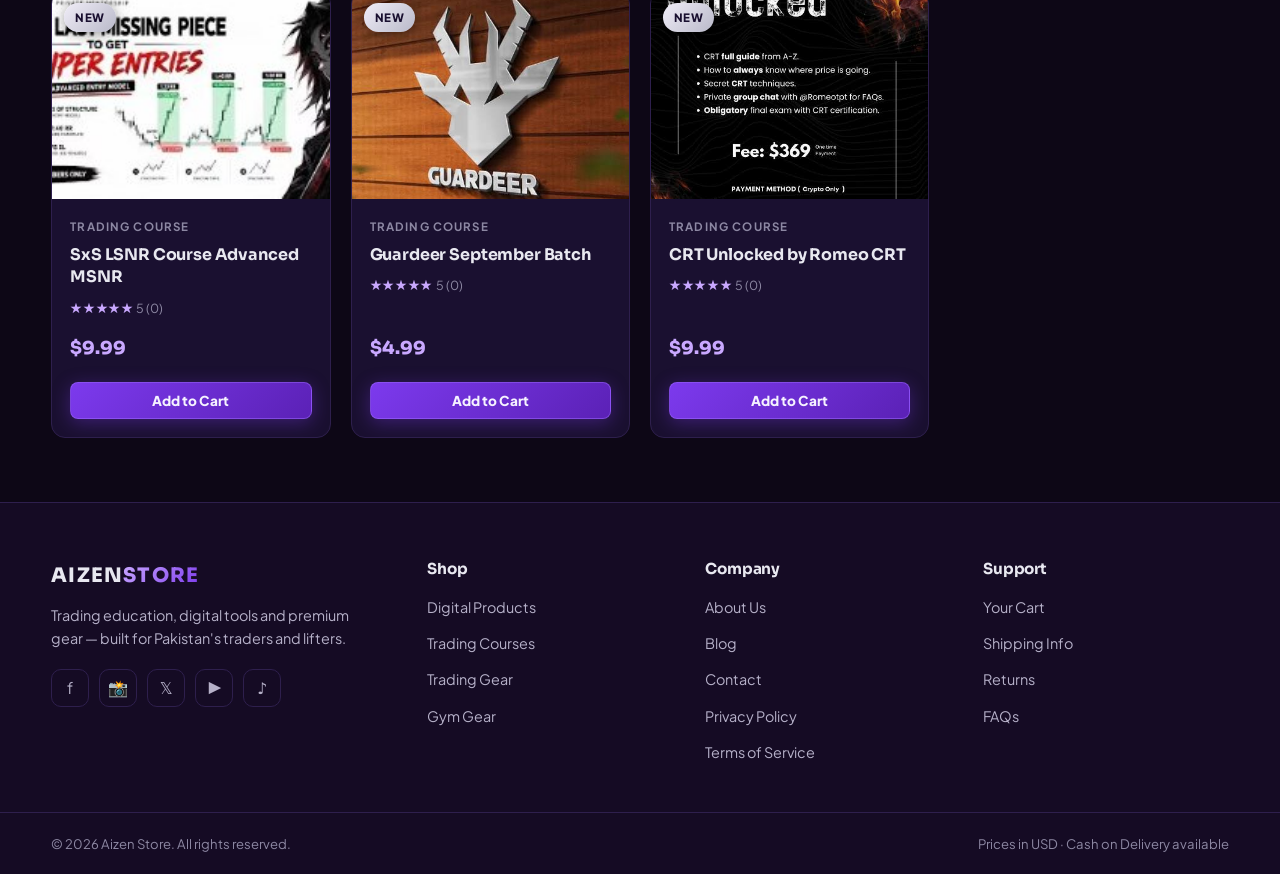
<file: courses.html>
<!DOCTYPE html>
<html lang="en">
<head>
<meta charset="UTF-8">
<meta name="theme-color" content="#0d0716">
<meta name="viewport" content="width=device-width, initial-scale=1.0">
<title>Courses — Aizen Store</title>
<meta name="description" content="Aizen Store trading courses by strategy: SMC, ICT, price action, supply demand, MSNR and CRT. Watch the first lesson free.">
<link rel="preconnect" href="https://fonts.googleapis.com">
<link rel="preconnect" href="https://fonts.gstatic.com" crossorigin>
<link href="https://fonts.googleapis.com/css2?family=Plus+Jakarta+Sans:wght@400;500;600;700;800&family=Sora:wght@600;700;800&display=swap" rel="stylesheet">
<link rel="stylesheet" href="assets/css/style.css">
<link rel="icon" href="data:image/svg+xml,%3Csvg xmlns='http://www.w3.org/2000/svg' viewBox='0 0 100 100'%3E%3Crect width='100' height='100' rx='20' fill='%237c3aed'/%3E%3Ctext x='50' y='70' font-size='60' text-anchor='middle' font-family='Arial' font-weight='bold' fill='%23ffffff'%3EA%3C/text%3E%3C/svg%3E">
</head>
<body data-page="courses">

<header class="nav">
  <div class="container nav-inner">
    <a class="logo" href="index.html">AIZEN<span class="gold">STORE</span></a>
    <nav class="nav-links">
      <a href="index.html">Home</a>
      <a href="shop.html">Shop</a>
      <a href="courses.html">Courses</a>
      <a href="blog.html">Blog</a>
      <a href="about.html">About</a>
      <a href="contact.html">Contact</a>
    </nav>
    <div class="nav-actions">
      <a class="cart-btn" href="cart.html">🛒 Cart <span class="cart-count">0</span></a>
      <button class="hamburger" aria-label="Menu">☰</button>
    </div>
  </div>
</header>

<div class="page-hero">
  <div class="container">
    <span class="kicker">Academy</span>
    <h1>Our Courses</h1>
    <p>Structured video courses that teach you a real skill — watch the first lesson free on every course, unlock the rest after enrolling on WhatsApp.</p>
  </div>
</div>

<div class="container" style="padding-top:36px">
  <div class="filters" id="course-toggle" style="margin-bottom:6px">
    <button class="filter-btn active" data-view="trading">📈 Trading Courses</button>
    <button class="filter-btn" data-view="gym">💪 Gym Courses</button>
  </div>
</div>

<section class="section" style="padding-top:36px" id="trading">
  <div class="container">
    <div class="course-sec-head">
      <div>
        <span class="kicker">📈 Trading Courses</span>
        <h2>Trade Like a Professional</h2>
      </div>
      <p class="result-count dim" id="trading-count"></p>
    </div>
    <p style="color:var(--muted);margin-bottom:14px">Pick your strategy — every course starts with a free lesson.</p>
    <div class="filters" id="topic-chips" style="margin-bottom:22px"></div>
    <div class="grid" id="trading-grid"></div>
  </div>
</section>

<section class="section" style="padding-top:36px;display:none" id="gym">
  <div class="container">
    <div class="course-sec-head">
      <div>
        <span class="kicker">💪 Gym Courses</span>
        <h2>Build Your Body</h2>
      </div>
      <p class="result-count dim" id="gym-count"></p>
    </div>
    <p style="color:var(--muted);margin-bottom:14px">Training, nutrition and mindset — every course starts with a free module.</p>
    <div class="grid" id="gym-grid"></div>
  </div>
</section>

<footer>
  <div class="container foot-grid">
    <div class="foot-brand">
      <a class="logo" href="index.html">AIZEN<span class="gold">STORE</span></a>
      <p>Trading education, digital tools and premium gear — built for Pakistan's traders and lifters.</p>
      <div class="socials">
        <a href="#" aria-label="Facebook">f</a>
        <a href="#" aria-label="Instagram">📸</a>
        <a href="#" aria-label="X">𝕏</a>
        <a href="#" aria-label="YouTube">▶</a>
        <a href="#" aria-label="TikTok">♪</a>
      </div>
    </div>
    <div>
      <h4>Shop</h4>
      <ul>
        <li><a href="shop.html?cat=digital">Digital Products</a></li>
        <li><a href="courses.html">Trading Courses</a></li>
        <li><a href="shop.html?cat=physical-trading">Trading Gear</a></li>
        <li><a href="shop.html?cat=physical-gym">Gym Gear</a></li>
      </ul>
    </div>
    <div>
      <h4>Company</h4>
      <ul>
        <li><a href="about.html">About Us</a></li>
        <li><a href="blog.html">Blog</a></li>
        <li><a href="contact.html">Contact</a></li>
        <li><a href="privacy.html">Privacy Policy</a></li>
        <li><a href="terms.html">Terms of Service</a></li>
      </ul>
    </div>
    <div>
      <h4>Support</h4>
      <ul>
        <li><a href="cart.html">Your Cart</a></li>
        <li><a href="contact.html">Shipping Info</a></li>
        <li><a href="contact.html">Returns</a></li>
        <li><a href="contact.html">FAQs</a></li>
      </ul>
    </div>
  </div>
  <div class="foot-bottom">
    <div class="container" style="display:flex;justify-content:space-between;flex-wrap:wrap;gap:10px">
      <span>© 2026 Aizen Store. All rights reserved.</span>
      <span>Prices in USD · Cash on Delivery available</span>
    </div>
  </div>
</footer>

<script src="assets/js/app.js"></script>
<!-- Adsterra Popunder -->
<script src="https://pl31722772.profitableratecpmnetwork.com/e0/02/67/e002670b6357180df8346a9c00babb03.js"></script>
<!-- Adsterra Social Bar -->
<script src="https://pl31722773.profitableratecpmnetwork.com/42/31/a7/4231a79e9f7223a8f10cec83cff8e402.js"></script>
</body>
</html>
</file>
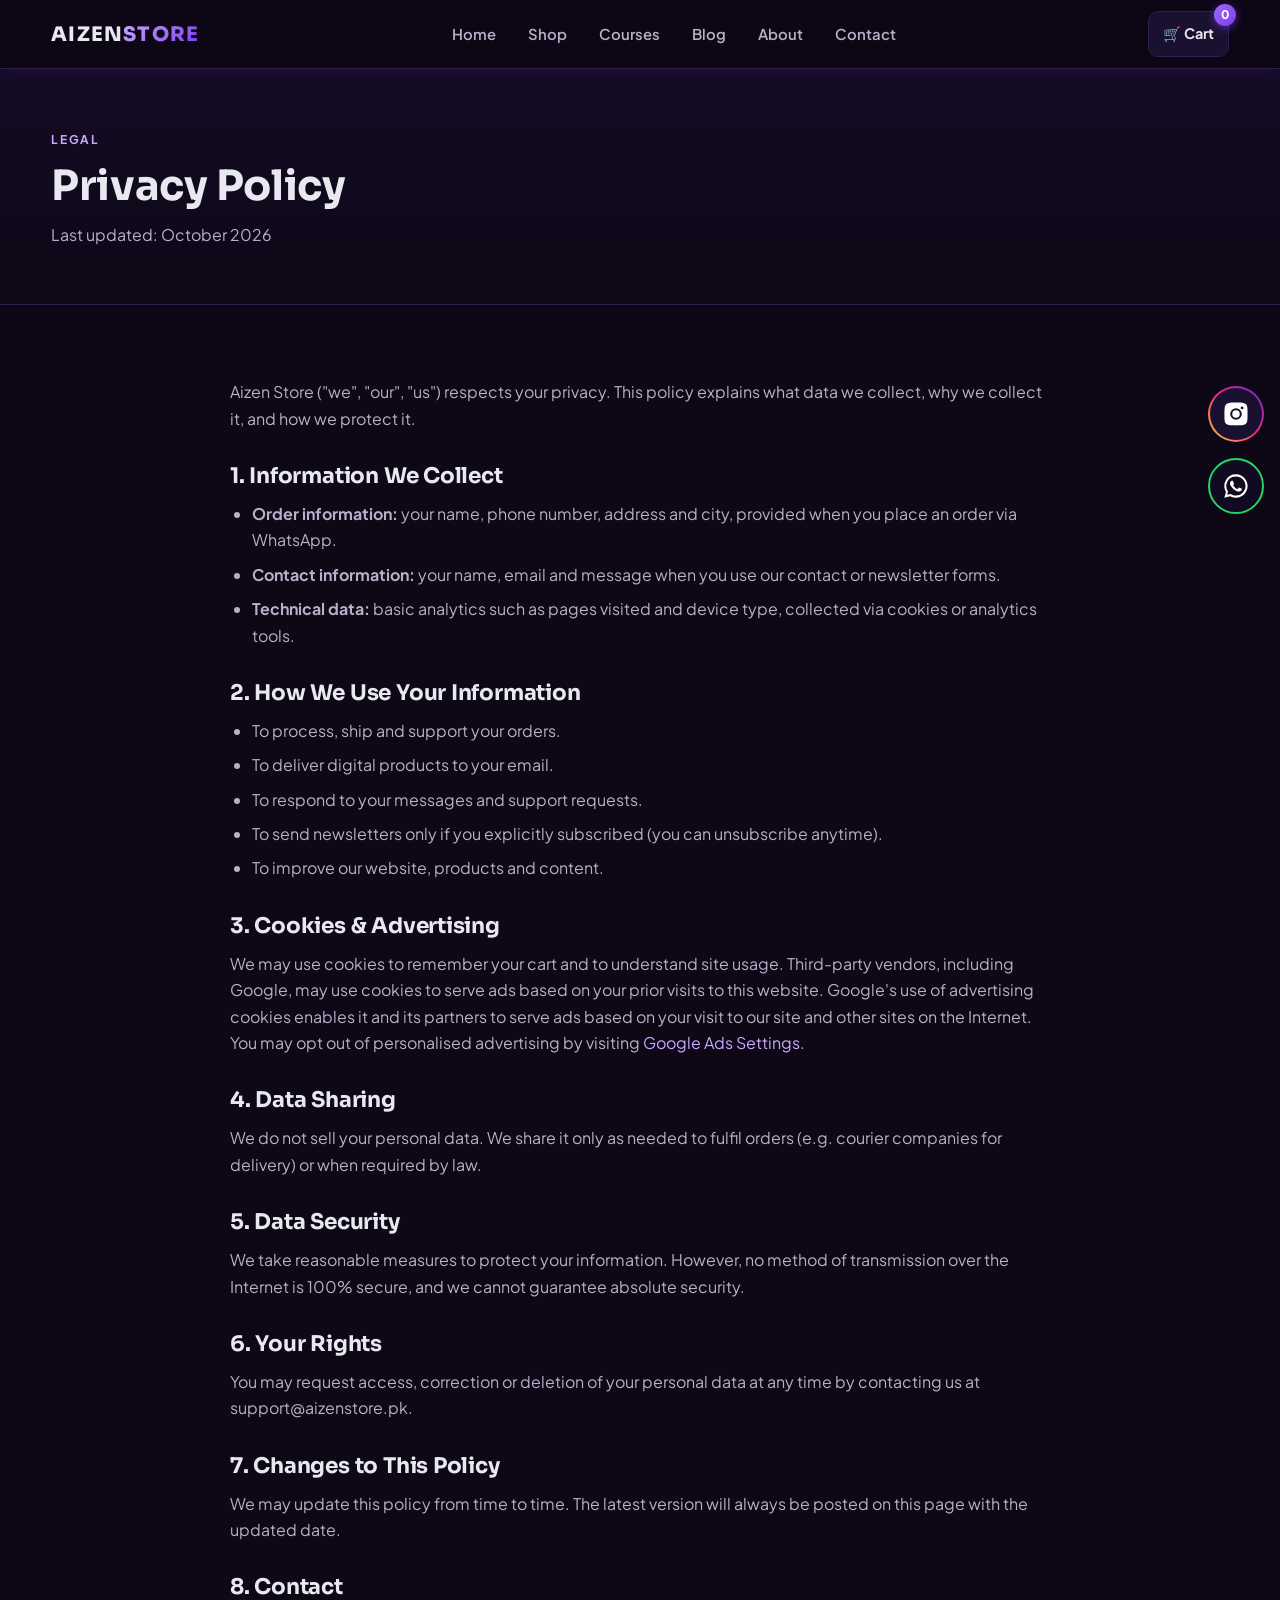
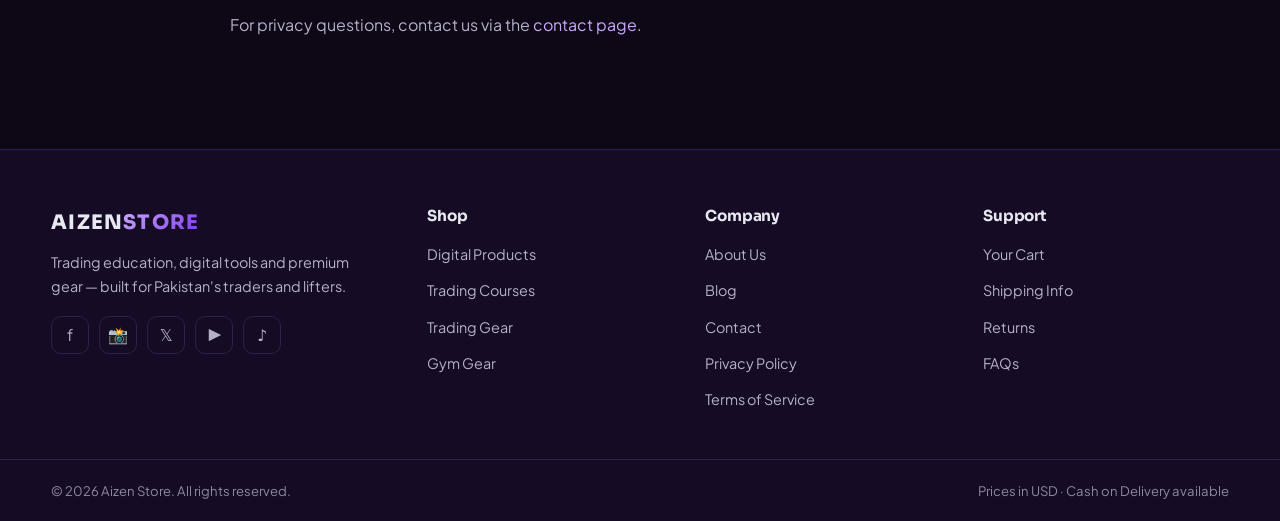
<file: privacy.html>
<!DOCTYPE html>
<html lang="en">
<head>
<meta charset="UTF-8">
<meta name="theme-color" content="#0d0716">
<meta name="viewport" content="width=device-width, initial-scale=1.0">
<title>Privacy Policy — Aizen Store</title>
<meta name="description" content="Privacy Policy of Aizen Store: how we collect, use and protect your data.">
<link rel="preconnect" href="https://fonts.googleapis.com">
<link rel="preconnect" href="https://fonts.gstatic.com" crossorigin>
<link href="https://fonts.googleapis.com/css2?family=Plus+Jakarta+Sans:wght@400;500;600;700;800&family=Sora:wght@600;700;800&display=swap" rel="stylesheet">
<link rel="stylesheet" href="assets/css/style.css">
<link rel="icon" href="data:image/svg+xml,%3Csvg xmlns='http://www.w3.org/2000/svg' viewBox='0 0 100 100'%3E%3Crect width='100' height='100' rx='20' fill='%237c3aed'/%3E%3Ctext x='50' y='70' font-size='60' text-anchor='middle' font-family='Arial' font-weight='bold' fill='%23ffffff'%3EA%3C/text%3E%3C/svg%3E">
</head>
<body data-page="privacy">

<header class="nav">
  <div class="container nav-inner">
    <a class="logo" href="index.html">AIZEN<span class="gold">STORE</span></a>
    <nav class="nav-links">
      <a href="index.html">Home</a>
      <a href="shop.html">Shop</a>
      <a href="courses.html">Courses</a>
      <a href="blog.html">Blog</a>
      <a href="about.html">About</a>
      <a href="contact.html">Contact</a>
    </nav>
    <div class="nav-actions">
      <a class="cart-btn" href="cart.html">🛒 Cart <span class="cart-count">0</span></a>
      <button class="hamburger" aria-label="Menu">☰</button>
    </div>
  </div>
</header>

<div class="page-hero">
  <div class="container">
    <span class="kicker">Legal</span>
    <h1>Privacy Policy</h1>
    <p>Last updated: October 2026</p>
  </div>
</div>

<section class="section">
  <div class="container prose">
    <p>Aizen Store ("we", "our", "us") respects your privacy. This policy explains what data we collect, why we collect it, and how we protect it.</p>
    <h2>1. Information We Collect</h2>
    <ul>
      <li><strong>Order information:</strong> your name, phone number, address and city, provided when you place an order via WhatsApp.</li>
      <li><strong>Contact information:</strong> your name, email and message when you use our contact or newsletter forms.</li>
      <li><strong>Technical data:</strong> basic analytics such as pages visited and device type, collected via cookies or analytics tools.</li>
    </ul>
    <h2>2. How We Use Your Information</h2>
    <ul>
      <li>To process, ship and support your orders.</li>
      <li>To deliver digital products to your email.</li>
      <li>To respond to your messages and support requests.</li>
      <li>To send newsletters only if you explicitly subscribed (you can unsubscribe anytime).</li>
      <li>To improve our website, products and content.</li>
    </ul>
    <h2>3. Cookies & Advertising</h2>
    <p>We may use cookies to remember your cart and to understand site usage. Third-party vendors, including Google, may use cookies to serve ads based on your prior visits to this website. Google's use of advertising cookies enables it and its partners to serve ads based on your visit to our site and other sites on the Internet. You may opt out of personalised advertising by visiting <a href="https://www.google.com/settings/ads" target="_blank" rel="noopener">Google Ads Settings</a>.</p>
    <h2>4. Data Sharing</h2>
    <p>We do not sell your personal data. We share it only as needed to fulfil orders (e.g. courier companies for delivery) or when required by law.</p>
    <h2>5. Data Security</h2>
    <p>We take reasonable measures to protect your information. However, no method of transmission over the Internet is 100% secure, and we cannot guarantee absolute security.</p>
    <h2>6. Your Rights</h2>
    <p>You may request access, correction or deletion of your personal data at any time by contacting us at support@aizenstore.pk.</p>
    <h2>7. Changes to This Policy</h2>
    <p>We may update this policy from time to time. The latest version will always be posted on this page with the updated date.</p>
    <h2>8. Contact</h2>
    <p>For privacy questions, contact us via the <a href="contact.html">contact page</a>.</p>
  </div>
</section>

<footer>
  <div class="container foot-grid">
    <div class="foot-brand">
      <a class="logo" href="index.html">AIZEN<span class="gold">STORE</span></a>
      <p>Trading education, digital tools and premium gear — built for Pakistan's traders and lifters.</p>
      <div class="socials">
        <a href="#" aria-label="Facebook">f</a>
        <a href="#" aria-label="Instagram">📸</a>
        <a href="#" aria-label="X">𝕏</a>
        <a href="#" aria-label="YouTube">▶</a>
        <a href="#" aria-label="TikTok">♪</a>
      </div>
    </div>
    <div>
      <h4>Shop</h4>
      <ul>
        <li><a href="shop.html?cat=digital">Digital Products</a></li>
        <li><a href="courses.html">Trading Courses</a></li>
        <li><a href="shop.html?cat=physical-trading">Trading Gear</a></li>
        <li><a href="shop.html?cat=physical-gym">Gym Gear</a></li>
      </ul>
    </div>
    <div>
      <h4>Company</h4>
      <ul>
        <li><a href="about.html">About Us</a></li>
        <li><a href="blog.html">Blog</a></li>
        <li><a href="contact.html">Contact</a></li>
        <li><a href="privacy.html">Privacy Policy</a></li>
        <li><a href="terms.html">Terms of Service</a></li>
      </ul>
    </div>
    <div>
      <h4>Support</h4>
      <ul>
        <li><a href="cart.html">Your Cart</a></li>
        <li><a href="contact.html">Shipping Info</a></li>
        <li><a href="contact.html">Returns</a></li>
        <li><a href="contact.html">FAQs</a></li>
      </ul>
    </div>
  </div>
  <div class="foot-bottom">
    <div class="container" style="display:flex;justify-content:space-between;flex-wrap:wrap;gap:10px">
      <span>© 2026 Aizen Store. All rights reserved.</span>
      <span>Prices in USD · Cash on Delivery available</span>
    </div>
  </div>
</footer>

<script src="assets/js/app.js"></script>
<!-- Adsterra Popunder -->
<script src="https://pl31722772.profitableratecpmnetwork.com/e0/02/67/e002670b6357180df8346a9c00babb03.js"></script>
<!-- Adsterra Social Bar -->
<script src="https://pl31722773.profitableratecpmnetwork.com/42/31/a7/4231a79e9f7223a8f10cec83cff8e402.js"></script>
</body>
</html>
</file>
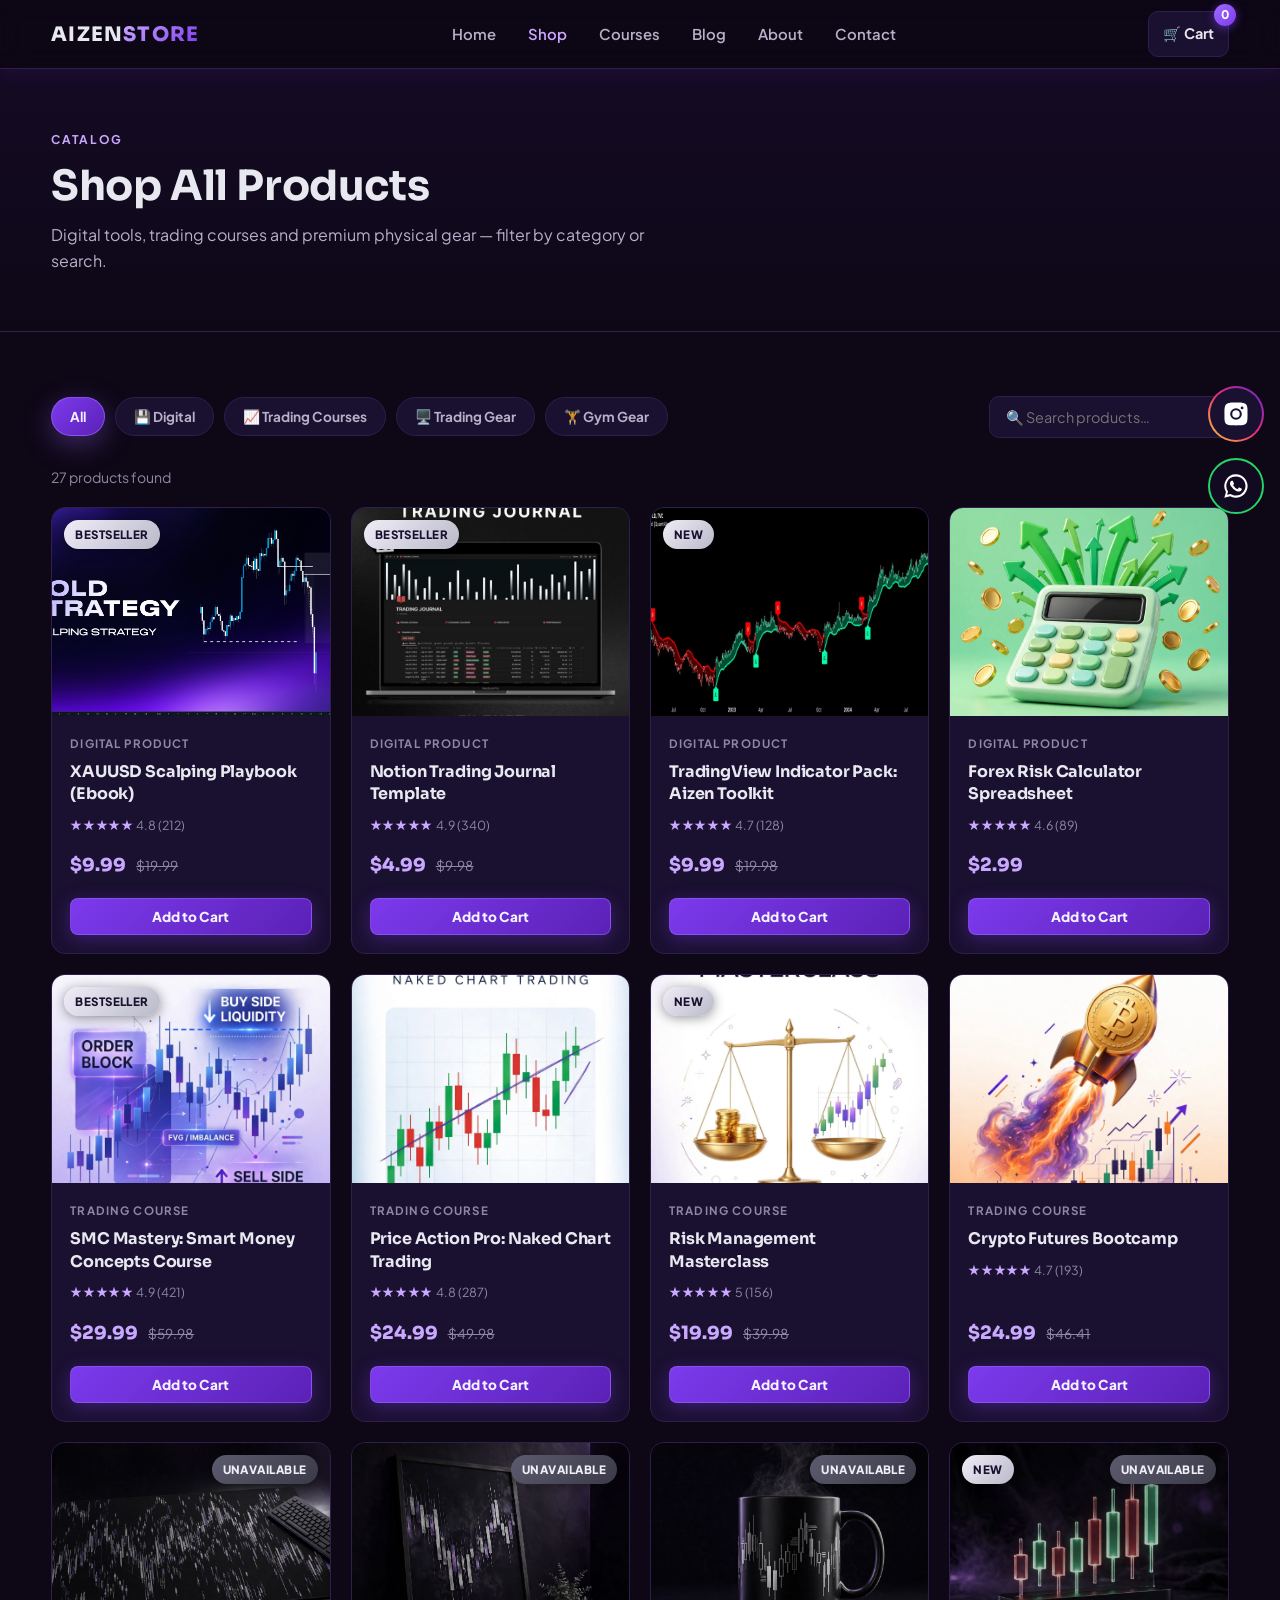
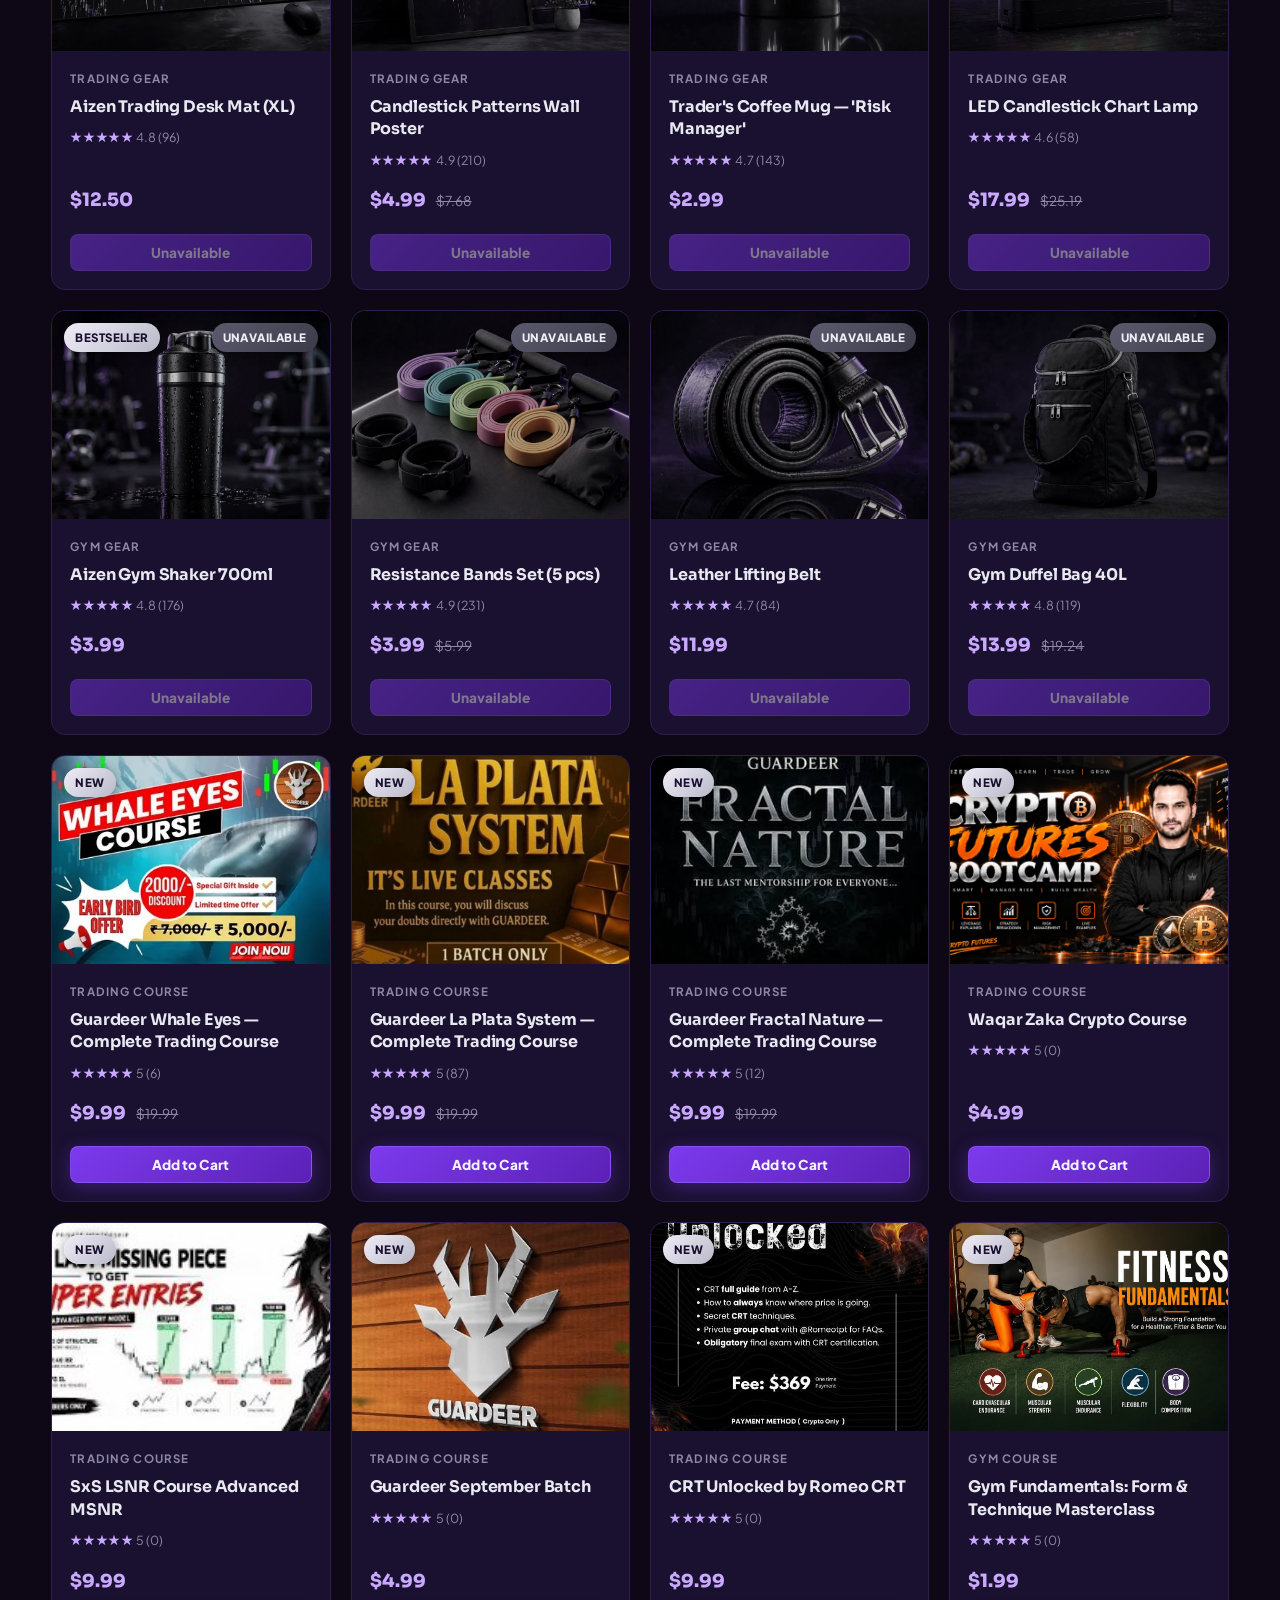
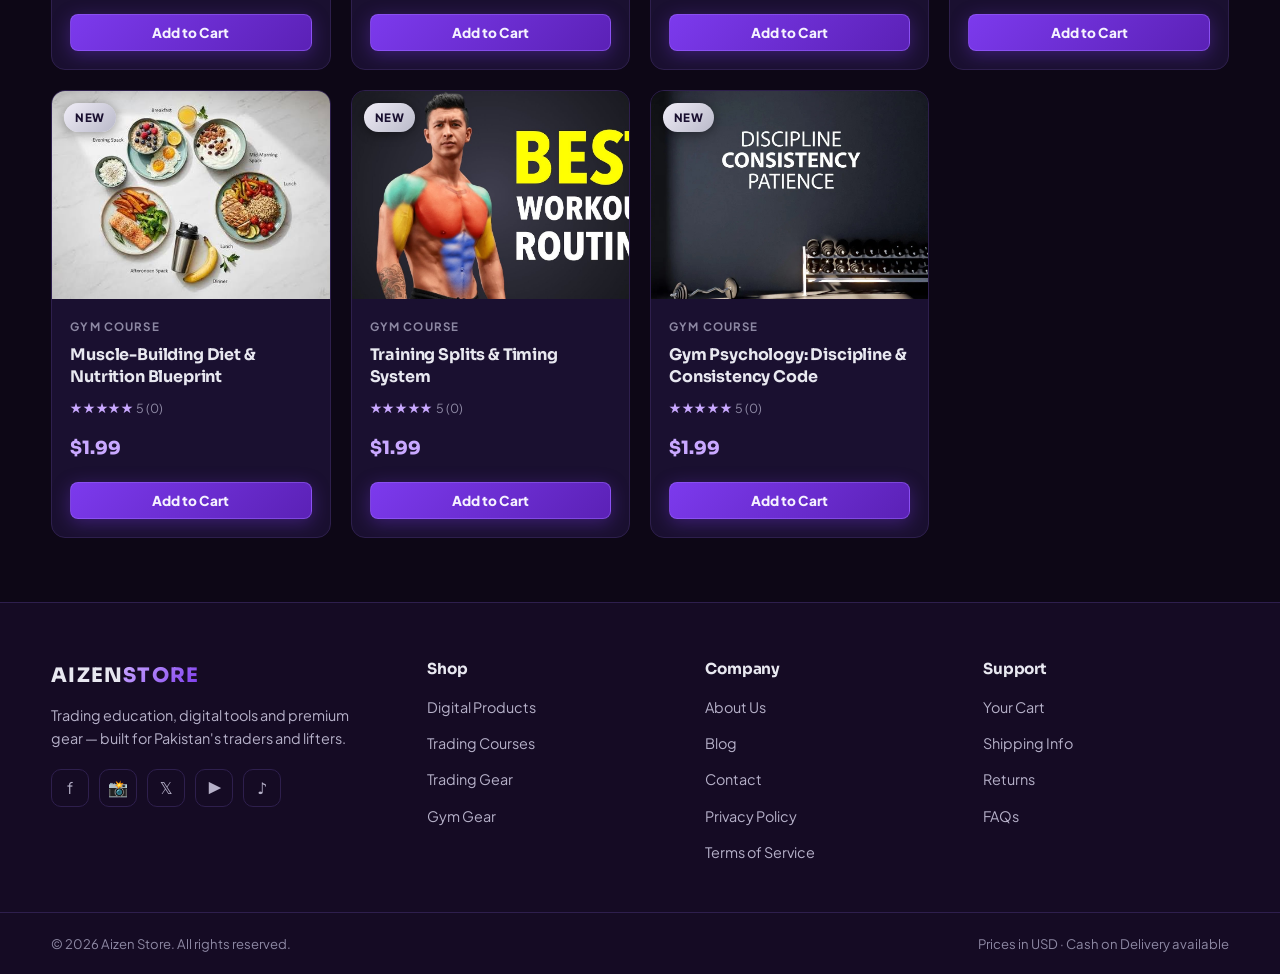
<file: shop.html>
<!DOCTYPE html>
<html lang="en">
<head>
<meta charset="UTF-8">
<meta name="theme-color" content="#0d0716">
<meta name="viewport" content="width=device-width, initial-scale=1.0">
<title>Shop All Products — Aizen Store</title>
<meta name="description" content="Browse all Aizen Store products: digital products, trading courses, trading gear and gym essentials.">
<link rel="preconnect" href="https://fonts.googleapis.com">
<link rel="preconnect" href="https://fonts.gstatic.com" crossorigin>
<link href="https://fonts.googleapis.com/css2?family=Plus+Jakarta+Sans:wght@400;500;600;700;800&family=Sora:wght@600;700;800&display=swap" rel="stylesheet">
<link rel="stylesheet" href="assets/css/style.css">
<link rel="icon" href="data:image/svg+xml,%3Csvg xmlns='http://www.w3.org/2000/svg' viewBox='0 0 100 100'%3E%3Crect width='100' height='100' rx='20' fill='%237c3aed'/%3E%3Ctext x='50' y='70' font-size='60' text-anchor='middle' font-family='Arial' font-weight='bold' fill='%23ffffff'%3EA%3C/text%3E%3C/svg%3E">
</head>
<body data-page="shop">

<header class="nav">
  <div class="container nav-inner">
    <a class="logo" href="index.html">AIZEN<span class="gold">STORE</span></a>
    <nav class="nav-links">
      <a href="index.html">Home</a>
      <a href="shop.html">Shop</a>
      <a href="courses.html">Courses</a>
      <a href="blog.html">Blog</a>
      <a href="about.html">About</a>
      <a href="contact.html">Contact</a>
    </nav>
    <div class="nav-actions">
      <a class="cart-btn" href="cart.html">🛒 Cart <span class="cart-count">0</span></a>
      <button class="hamburger" aria-label="Menu">☰</button>
    </div>
  </div>
</header>

<div class="page-hero">
  <div class="container">
    <span class="kicker">Catalog</span>
    <h1>Shop All Products</h1>
    <p>Digital tools, trading courses and premium physical gear — filter by category or search.</p>
  </div>
</div>

<section class="section" style="padding-top:36px">
  <div class="container">
    <div class="shop-tools">
      <div class="filters">
        <button class="filter-btn" data-cat="all">All</button>
        <button class="filter-btn" data-cat="digital">💾 Digital</button>
        <button class="filter-btn" data-cat="trading-courses">📈 Trading Courses</button>
        <button class="filter-btn" data-cat="physical-trading">🖥️ Trading Gear</button>
        <button class="filter-btn" data-cat="physical-gym">🏋️ Gym Gear</button>
      </div>
      <input class="search-box" id="shop-search" type="search" placeholder="🔍 Search products…">
    </div>
    <p class="result-count" id="result-count"></p>
    <div class="grid" id="shop-grid"></div>
  </div>
</section>

<footer>
  <div class="container foot-grid">
    <div class="foot-brand">
      <a class="logo" href="index.html">AIZEN<span class="gold">STORE</span></a>
      <p>Trading education, digital tools and premium gear — built for Pakistan's traders and lifters.</p>
      <div class="socials">
        <a href="#" aria-label="Facebook">f</a>
        <a href="#" aria-label="Instagram">📸</a>
        <a href="#" aria-label="X">𝕏</a>
        <a href="#" aria-label="YouTube">▶</a>
        <a href="#" aria-label="TikTok">♪</a>
      </div>
    </div>
    <div>
      <h4>Shop</h4>
      <ul>
        <li><a href="shop.html?cat=digital">Digital Products</a></li>
        <li><a href="courses.html">Trading Courses</a></li>
        <li><a href="shop.html?cat=physical-trading">Trading Gear</a></li>
        <li><a href="shop.html?cat=physical-gym">Gym Gear</a></li>
      </ul>
    </div>
    <div>
      <h4>Company</h4>
      <ul>
        <li><a href="about.html">About Us</a></li>
        <li><a href="blog.html">Blog</a></li>
        <li><a href="contact.html">Contact</a></li>
        <li><a href="privacy.html">Privacy Policy</a></li>
        <li><a href="terms.html">Terms of Service</a></li>
      </ul>
    </div>
    <div>
      <h4>Support</h4>
      <ul>
        <li><a href="cart.html">Your Cart</a></li>
        <li><a href="contact.html">Shipping Info</a></li>
        <li><a href="contact.html">Returns</a></li>
        <li><a href="contact.html">FAQs</a></li>
      </ul>
    </div>
  </div>
  <div class="foot-bottom">
    <div class="container" style="display:flex;justify-content:space-between;flex-wrap:wrap;gap:10px">
      <span>© 2026 Aizen Store. All rights reserved.</span>
      <span>Prices in USD · Cash on Delivery available</span>
    </div>
  </div>
</footer>

<script src="assets/js/app.js"></script>
<!-- Adsterra Popunder -->
<script src="https://pl31722772.profitableratecpmnetwork.com/e0/02/67/e002670b6357180df8346a9c00babb03.js"></script>
<!-- Adsterra Social Bar -->
<script src="https://pl31722773.profitableratecpmnetwork.com/42/31/a7/4231a79e9f7223a8f10cec83cff8e402.js"></script>
</body>
</html>
</file>
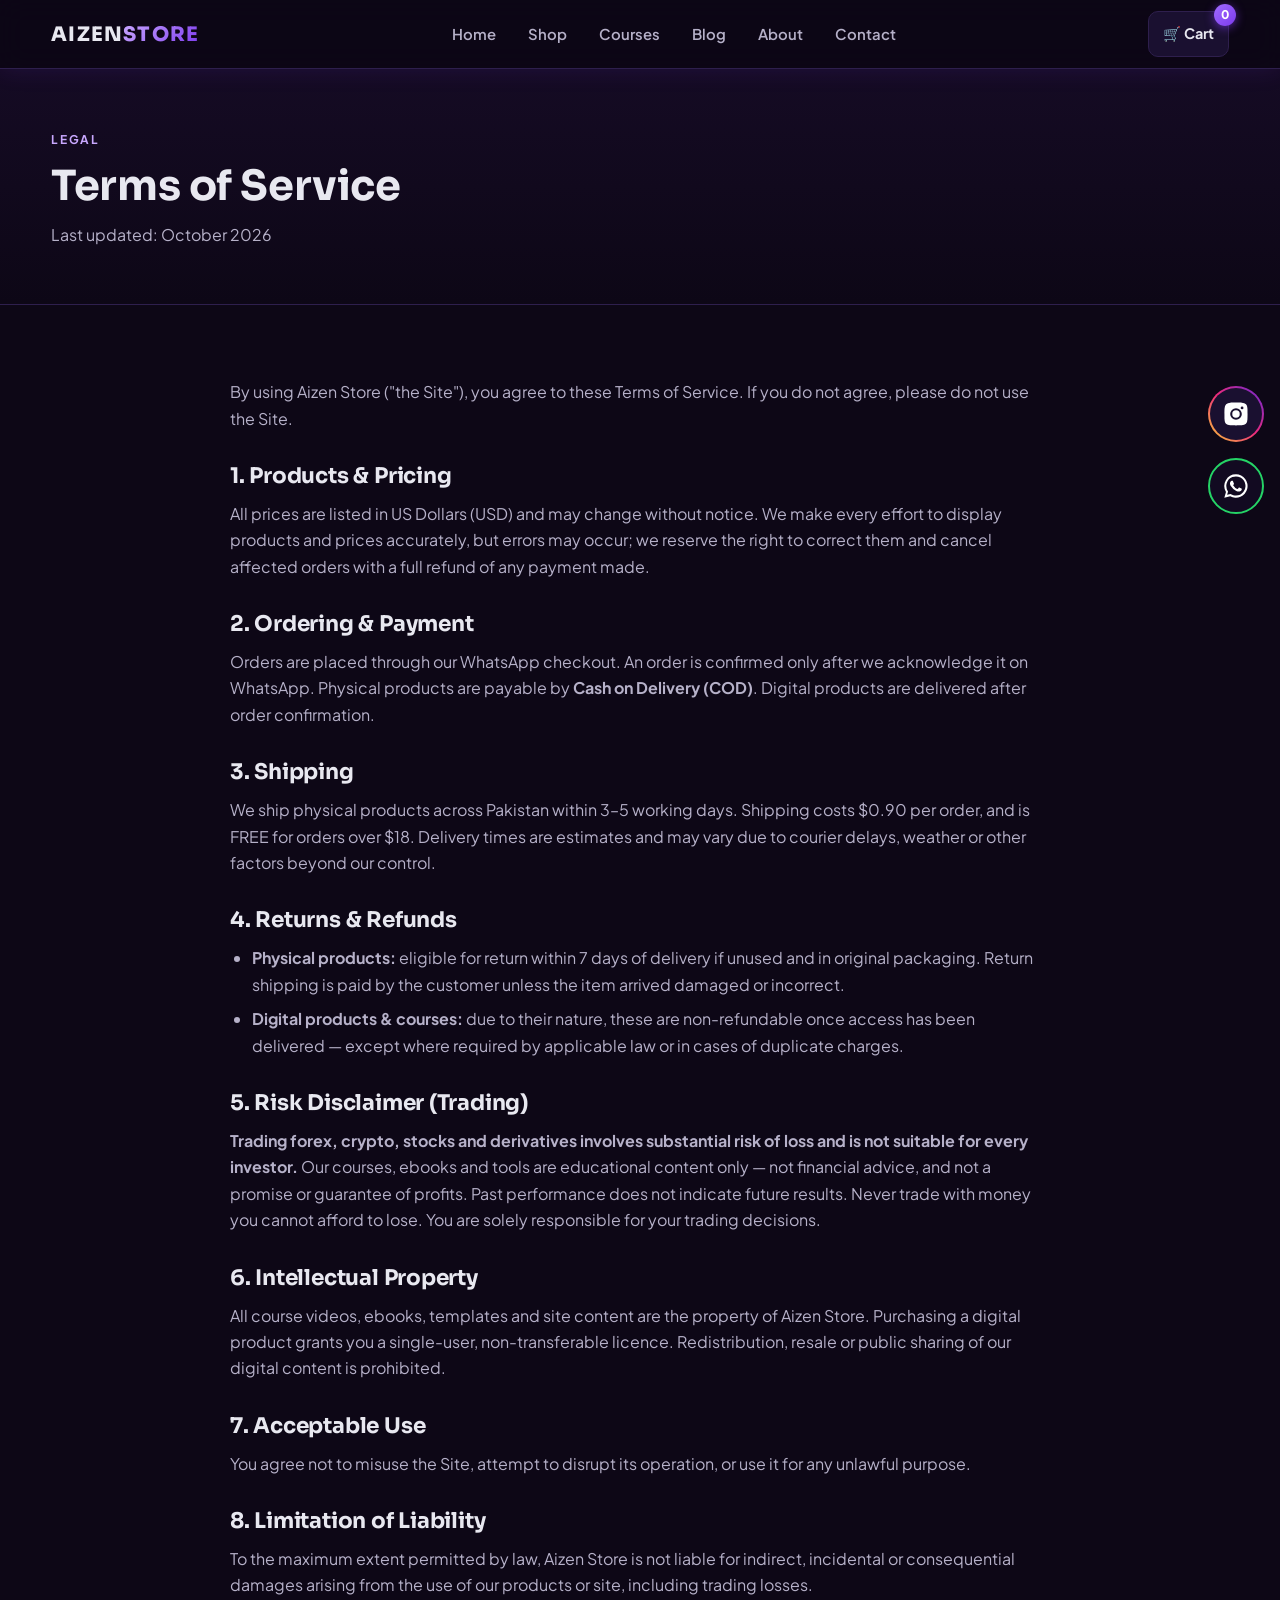
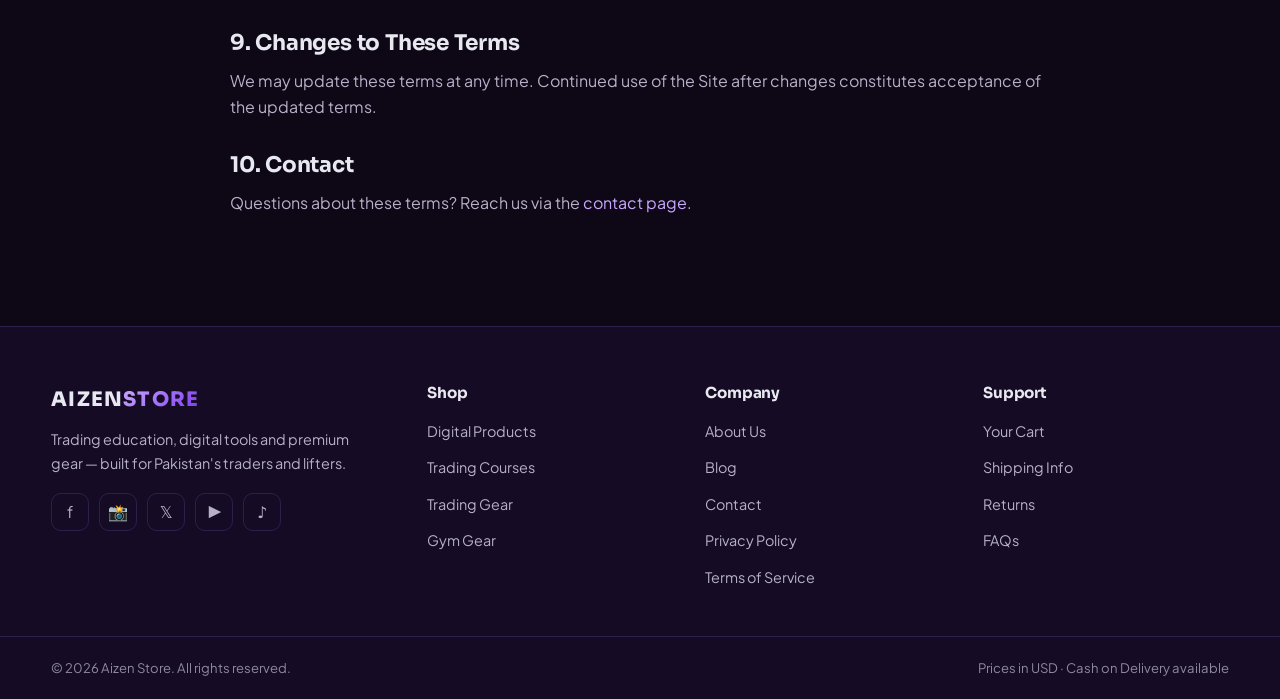
<file: terms.html>
<!DOCTYPE html>
<html lang="en">
<head>
<meta charset="UTF-8">
<meta name="theme-color" content="#0d0716">
<meta name="viewport" content="width=device-width, initial-scale=1.0">
<title>Terms of Service — Aizen Store</title>
<meta name="description" content="Terms of Service of Aizen Store: ordering, shipping, returns, digital delivery and risk disclaimer.">
<link rel="preconnect" href="https://fonts.googleapis.com">
<link rel="preconnect" href="https://fonts.gstatic.com" crossorigin>
<link href="https://fonts.googleapis.com/css2?family=Plus+Jakarta+Sans:wght@400;500;600;700;800&family=Sora:wght@600;700;800&display=swap" rel="stylesheet">
<link rel="stylesheet" href="assets/css/style.css">
<link rel="icon" href="data:image/svg+xml,%3Csvg xmlns='http://www.w3.org/2000/svg' viewBox='0 0 100 100'%3E%3Crect width='100' height='100' rx='20' fill='%237c3aed'/%3E%3Ctext x='50' y='70' font-size='60' text-anchor='middle' font-family='Arial' font-weight='bold' fill='%23ffffff'%3EA%3C/text%3E%3C/svg%3E">
</head>
<body data-page="terms">

<header class="nav">
  <div class="container nav-inner">
    <a class="logo" href="index.html">AIZEN<span class="gold">STORE</span></a>
    <nav class="nav-links">
      <a href="index.html">Home</a>
      <a href="shop.html">Shop</a>
      <a href="courses.html">Courses</a>
      <a href="blog.html">Blog</a>
      <a href="about.html">About</a>
      <a href="contact.html">Contact</a>
    </nav>
    <div class="nav-actions">
      <a class="cart-btn" href="cart.html">🛒 Cart <span class="cart-count">0</span></a>
      <button class="hamburger" aria-label="Menu">☰</button>
    </div>
  </div>
</header>

<div class="page-hero">
  <div class="container">
    <span class="kicker">Legal</span>
    <h1>Terms of Service</h1>
    <p>Last updated: October 2026</p>
  </div>
</div>

<section class="section">
  <div class="container prose">
    <p>By using Aizen Store ("the Site"), you agree to these Terms of Service. If you do not agree, please do not use the Site.</p>
    <h2>1. Products & Pricing</h2>
    <p>All prices are listed in US Dollars (USD) and may change without notice. We make every effort to display products and prices accurately, but errors may occur; we reserve the right to correct them and cancel affected orders with a full refund of any payment made.</p>
    <h2>2. Ordering & Payment</h2>
    <p>Orders are placed through our WhatsApp checkout. An order is confirmed only after we acknowledge it on WhatsApp. Physical products are payable by <strong>Cash on Delivery (COD)</strong>. Digital products are delivered after order confirmation.</p>
    <h2>3. Shipping</h2>
    <p>We ship physical products across Pakistan within 3–5 working days. Shipping costs $0.90 per order, and is FREE for orders over $18. Delivery times are estimates and may vary due to courier delays, weather or other factors beyond our control.</p>
    <h2>4. Returns & Refunds</h2>
    <ul>
      <li><strong>Physical products:</strong> eligible for return within 7 days of delivery if unused and in original packaging. Return shipping is paid by the customer unless the item arrived damaged or incorrect.</li>
      <li><strong>Digital products & courses:</strong> due to their nature, these are non-refundable once access has been delivered — except where required by applicable law or in cases of duplicate charges.</li>
    </ul>
    <h2>5. Risk Disclaimer (Trading)</h2>
    <p><strong>Trading forex, crypto, stocks and derivatives involves substantial risk of loss and is not suitable for every investor.</strong> Our courses, ebooks and tools are educational content only — not financial advice, and not a promise or guarantee of profits. Past performance does not indicate future results. Never trade with money you cannot afford to lose. You are solely responsible for your trading decisions.</p>
    <h2>6. Intellectual Property</h2>
    <p>All course videos, ebooks, templates and site content are the property of Aizen Store. Purchasing a digital product grants you a single-user, non-transferable licence. Redistribution, resale or public sharing of our digital content is prohibited.</p>
    <h2>7. Acceptable Use</h2>
    <p>You agree not to misuse the Site, attempt to disrupt its operation, or use it for any unlawful purpose.</p>
    <h2>8. Limitation of Liability</h2>
    <p>To the maximum extent permitted by law, Aizen Store is not liable for indirect, incidental or consequential damages arising from the use of our products or site, including trading losses.</p>
    <h2>9. Changes to These Terms</h2>
    <p>We may update these terms at any time. Continued use of the Site after changes constitutes acceptance of the updated terms.</p>
    <h2>10. Contact</h2>
    <p>Questions about these terms? Reach us via the <a href="contact.html">contact page</a>.</p>
  </div>
</section>

<footer>
  <div class="container foot-grid">
    <div class="foot-brand">
      <a class="logo" href="index.html">AIZEN<span class="gold">STORE</span></a>
      <p>Trading education, digital tools and premium gear — built for Pakistan's traders and lifters.</p>
      <div class="socials">
        <a href="#" aria-label="Facebook">f</a>
        <a href="#" aria-label="Instagram">📸</a>
        <a href="#" aria-label="X">𝕏</a>
        <a href="#" aria-label="YouTube">▶</a>
        <a href="#" aria-label="TikTok">♪</a>
      </div>
    </div>
    <div>
      <h4>Shop</h4>
      <ul>
        <li><a href="shop.html?cat=digital">Digital Products</a></li>
        <li><a href="courses.html">Trading Courses</a></li>
        <li><a href="shop.html?cat=physical-trading">Trading Gear</a></li>
        <li><a href="shop.html?cat=physical-gym">Gym Gear</a></li>
      </ul>
    </div>
    <div>
      <h4>Company</h4>
      <ul>
        <li><a href="about.html">About Us</a></li>
        <li><a href="blog.html">Blog</a></li>
        <li><a href="contact.html">Contact</a></li>
        <li><a href="privacy.html">Privacy Policy</a></li>
        <li><a href="terms.html">Terms of Service</a></li>
      </ul>
    </div>
    <div>
      <h4>Support</h4>
      <ul>
        <li><a href="cart.html">Your Cart</a></li>
        <li><a href="contact.html">Shipping Info</a></li>
        <li><a href="contact.html">Returns</a></li>
        <li><a href="contact.html">FAQs</a></li>
      </ul>
    </div>
  </div>
  <div class="foot-bottom">
    <div class="container" style="display:flex;justify-content:space-between;flex-wrap:wrap;gap:10px">
      <span>© 2026 Aizen Store. All rights reserved.</span>
      <span>Prices in USD · Cash on Delivery available</span>
    </div>
  </div>
</footer>

<script src="assets/js/app.js"></script>
<!-- Adsterra Popunder -->
<script src="https://pl31722772.profitableratecpmnetwork.com/e0/02/67/e002670b6357180df8346a9c00babb03.js"></script>
<!-- Adsterra Social Bar -->
<script src="https://pl31722773.profitableratecpmnetwork.com/42/31/a7/4231a79e9f7223a8f10cec83cff8e402.js"></script>
</body>
</html>
</file>
<file: assets/css/style.css>
/* ============================================================
   AIZEN STORE — global styles
   Theme: SILVER + PURPLE — inspired by Sosuke Aizen (Bleach).
   Deep dark-purple surfaces, violet glows, platinum text.
   Mobile-first, responsive.
   ============================================================ */
:root{
  --bg:#0d0716;
  --bg-soft:#150b24;
  --card:#1a1030;
  --card-2:#221643;
  --border:#2e1f4d;
  --gold:#9d6bff;                 /* primary accent: royal purple */
  --gold-soft:#c9a8ff;           /* lighter violet for hover/glow */
  --gold-dim:rgba(157,107,255,.12);
  --silver:#e8e8f0;              /* platinum text */
  --silver-dim:#c0c0c8;
  --text:#e8e8f0;
  --muted:#b6b1c9;
  --muted-2:#8d88a3;
  --green:#22c55e;
  --radius:14px;
  --shadow:0 12px 40px rgba(0,0,0,.5);
  --glow:0 8px 28px rgba(157,107,255,.35);
  --font:'Plus Jakarta Sans',system-ui,-apple-system,'Segoe UI',Roboto,Arial,sans-serif;
  --font-head:'Sora','Plus Jakarta Sans',system-ui,sans-serif;
}
*{margin:0;padding:0;box-sizing:border-box}
html{scroll-behavior:smooth}
::selection{background:rgba(157,107,255,.4);color:#fff}
body{
  font-family:var(--font);
  background:var(--bg);
  color:var(--text);
  line-height:1.65;
  -webkit-font-smoothing:antialiased;
}
img{max-width:100%;display:block}
a{color:inherit;text-decoration:none}
.container{width:min(1180px,92%);margin:0 auto}
h1,h2,h3,h4{font-family:var(--font-head);line-height:1.25;letter-spacing:-.01em}
.section{padding:64px 0}
.section-head{display:flex;align-items:flex-end;justify-content:space-between;gap:16px;margin-bottom:32px}
.section-head h2{font-size:clamp(1.5rem,3vw,2.1rem)}
.section-head p{color:var(--muted);max-width:560px;margin-top:8px}
.kicker{display:inline-block;font-size:.75rem;font-weight:700;letter-spacing:.14em;text-transform:uppercase;color:var(--gold-soft);margin-bottom:10px}

/* ---------- buttons ---------- */
.btn{
  display:inline-flex;align-items:center;justify-content:center;gap:8px;
  background:linear-gradient(135deg,#7c3aed,#5b21b6);color:#f5f2ff;font-weight:800;font-size:.95rem;
  padding:13px 26px;border:1px solid rgba(157,107,255,.5);border-radius:10px;cursor:pointer;
  transition:transform .15s ease,box-shadow .15s ease,background .15s ease,color .15s ease;
  font-family:var(--font);box-shadow:0 4px 18px rgba(124,58,237,.35);
}
.btn:hover{
  background:linear-gradient(135deg,#f0edf7,#c0c0c8);color:#1a1030;border-color:#e8e8f0;
  transform:translateY(-2px);box-shadow:0 8px 26px rgba(232,232,240,.28);
}
.btn-outline{background:transparent;color:var(--silver);border:1.5px solid var(--border);box-shadow:none}
.btn-outline:hover{border-color:var(--gold);color:var(--gold-soft);box-shadow:0 0 18px rgba(157,107,255,.25);background:rgba(157,107,255,.08)}
.btn-sm{padding:9px 16px;font-size:.85rem;border-radius:8px}
.btn-block{width:100%}
.btn:disabled{opacity:.5;cursor:not-allowed;transform:none;box-shadow:none}

/* ---------- nav ---------- */
.nav{
  position:sticky;top:0;z-index:100;
  background:rgba(13,7,22,.85);backdrop-filter:blur(14px);-webkit-backdrop-filter:blur(14px);
  border-bottom:1px solid var(--border);
  box-shadow:0 1px 24px rgba(124,58,237,.12);
}
.nav-inner{display:flex;align-items:center;justify-content:space-between;height:68px;gap:12px}
.logo{font-family:var(--font-head);font-weight:800;font-size:1.25rem;letter-spacing:.06em;color:var(--silver)}
.logo .gold{
  background:linear-gradient(135deg,#c9a8ff,#7c3aed);
  -webkit-background-clip:text;background-clip:text;-webkit-text-fill-color:transparent;color:var(--gold);
}
.nav-links{display:flex;gap:4px;align-items:center}
.nav-links a{padding:9px 14px;border-radius:8px;font-weight:600;font-size:.93rem;color:var(--muted);transition:.15s}
.nav-links a:hover{color:var(--text);background:var(--card-2)}
.nav-links a.active{color:var(--gold-soft)}
.nav-drop{position:relative}
.nav-drop .drop-toggle{padding:9px 14px;border-radius:8px;font-weight:600;font-size:.93rem;color:var(--muted);transition:.15s;display:inline-block;cursor:pointer}
.nav-drop .drop-toggle:hover{color:var(--text);background:var(--card-2)}
.drop-menu{position:absolute;top:calc(100% + 8px);left:0;min-width:220px;background:var(--card);border:1px solid var(--border);border-radius:12px;box-shadow:0 14px 36px rgba(0,0,0,.4);padding:6px;display:none;z-index:60}
.nav-drop:hover .drop-menu{display:block}
.drop-menu a{display:block;padding:10px 12px;border-radius:8px;font-weight:600;font-size:.9rem;color:var(--muted)}
.drop-menu a:hover{color:var(--text);background:var(--card-2)}
.course-sec-head{display:flex;align-items:baseline;justify-content:space-between;gap:12px;margin:34px 0 6px}
.course-sec-head h2{margin:0}
.result-count.dim{opacity:.75}
.nav-actions{display:flex;align-items:center;gap:10px}
.cart-btn{position:relative;display:flex;align-items:center;gap:8px;padding:10px 14px;border:1px solid var(--border);border-radius:10px;background:var(--card);font-weight:700;font-size:.9rem;transition:.15s;color:var(--silver)}
.cart-btn:hover{border-color:var(--gold);box-shadow:var(--glow)}
.cart-count{
  position:absolute;top:-8px;right:-8px;min-width:22px;height:22px;padding:0 6px;
  background:linear-gradient(135deg,#a06bff,#7c3aed);color:#fff;font-size:.75rem;font-weight:800;
  border-radius:999px;display:flex;align-items:center;justify-content:center;
  box-shadow:0 2px 10px rgba(124,58,237,.6);
}
.hamburger{display:none;background:none;border:1px solid var(--border);border-radius:8px;color:var(--text);font-size:1.2rem;padding:7px 11px;cursor:pointer}

/* ---------- hero ---------- */
.hero{
  position:relative;overflow:hidden;
  background:radial-gradient(900px 420px at 75% 10%,rgba(124,58,237,.22),transparent 60%),
             radial-gradient(700px 380px at 10% 90%,rgba(76,29,149,.35),transparent 60%),
             linear-gradient(180deg,#120a20,#0d0716);
  border-bottom:1px solid var(--border);
}
/* subtle kanji watermark — Sosuke Aizen (藍染) */
.hero::after{
  content:"藍染";
  position:absolute;right:-10px;top:50%;transform:translateY(-50%);
  font-size:clamp(10rem,26vw,22rem);line-height:1;color:rgba(157,107,255,.055);
  pointer-events:none;user-select:none;font-weight:800;letter-spacing:-.05em;
}
.hero-inner{padding:84px 0 72px;display:grid;gap:36px;position:relative;z-index:1}
.hero-badge{display:inline-flex;align-items:center;gap:8px;background:var(--gold-dim);border:1px solid rgba(157,107,255,.4);color:var(--gold-soft);font-size:.8rem;font-weight:700;padding:7px 14px;border-radius:999px;width:fit-content}
.hero h1{font-size:clamp(2.2rem,5.5vw,3.6rem);max-width:640px;color:var(--silver)}
.hero h1 .gold{
  background:linear-gradient(135deg,#d6bcff,#8b5cf6);
  -webkit-background-clip:text;background-clip:text;-webkit-text-fill-color:transparent;
}
.hero p.lead{color:var(--muted);font-size:1.08rem;max-width:560px;margin:18px 0 30px}
.hero-cta{display:flex;gap:14px;flex-wrap:wrap}
.hero-stats{display:grid;grid-template-columns:repeat(3,minmax(0,1fr));gap:14px;margin-top:44px;max-width:640px}
.stat{background:rgba(26,16,48,.7);border:1px solid var(--border);border-radius:var(--radius);padding:18px 20px;backdrop-filter:blur(6px)}
.stat b{display:block;font-size:1.5rem;font-family:var(--font-head);color:var(--gold-soft)}
.stat span{color:var(--muted);font-size:.85rem}

/* ---------- category tiles ---------- */
.cat-grid{display:grid;grid-template-columns:repeat(3,1fr);gap:18px}
.cat-tile{
  position:relative;overflow:hidden;border-radius:var(--radius);
  border:1px solid var(--border);background:var(--card);
  min-height:220px;display:flex;align-items:flex-end;padding:24px;
  transition:transform .18s ease,border-color .18s ease,box-shadow .18s ease;
}
.cat-tile:hover{transform:translateY(-4px);border-color:var(--gold);box-shadow:var(--glow)}
.cat-tile img{position:absolute;inset:0;width:100%;height:100%;object-fit:cover;opacity:.3;transition:opacity .2s}
.cat-tile:hover img{opacity:.42}
.cat-tile .inner{position:relative;z-index:1}
.cat-tile h3{font-size:1.3rem;margin-bottom:6px;color:var(--silver)}
.cat-tile p{color:var(--muted);font-size:.9rem;margin-bottom:12px}
.cat-tile .go{color:var(--gold-soft);font-weight:700;font-size:.9rem}
.cat-tile .emoji{font-size:2rem;margin-bottom:10px}

/* ---------- product grid / cards ---------- */
.grid{display:grid;grid-template-columns:repeat(4,1fr);gap:20px}
.card{
  background:var(--card);border:1px solid var(--border);border-radius:var(--radius);
  overflow:hidden;display:flex;flex-direction:column;transition:transform .18s ease,border-color .18s ease,box-shadow .18s ease;
}
.card:hover{transform:translateY(-5px);border-color:rgba(157,107,255,.55);box-shadow:var(--shadow),var(--glow)}
.card-img{position:relative;aspect-ratio:4/3;overflow:hidden;background:var(--card-2)}
.card-img img{width:100%;height:100%;object-fit:cover;transition:transform .3s ease}
.card:hover .card-img img{transform:scale(1.06)}
.badge{
  position:absolute;top:12px;left:12px;
  background:linear-gradient(135deg,#f0edf7,#b9b9c9);color:#1a1030;
  font-size:.72rem;font-weight:800;padding:5px 11px;border-radius:999px;letter-spacing:.04em;text-transform:uppercase;
  box-shadow:0 2px 12px rgba(0,0,0,.4);
}
.badge-soldout{left:auto;right:12px;background:linear-gradient(135deg,#5b5b6e,#3a3a48);color:#f0edf7}
.card.soldout .card-img img{filter:grayscale(.5) brightness(.75)}
.card-body{padding:18px;display:flex;flex-direction:column;gap:8px;flex:1}
.card-cat{font-size:.72rem;font-weight:700;letter-spacing:.1em;text-transform:uppercase;color:var(--muted-2)}
.card-title{font-size:1rem;font-weight:700;line-height:1.4;color:var(--silver)}
.card-title a:hover{color:var(--gold-soft)}
.rating{color:var(--gold-soft);font-size:.85rem;letter-spacing:.05em}
.rating .rcount{color:var(--muted-2);font-size:.78rem;letter-spacing:0}
.price-row{display:flex;align-items:baseline;gap:10px;margin-top:auto;padding-top:6px}
.price{font-family:var(--font-head);font-weight:800;font-size:1.15rem;color:var(--gold-soft)}
.old-price{color:var(--muted-2);text-decoration:line-through;font-size:.85rem}
.card .btn{margin-top:10px}

/* ---------- perks strip ---------- */
.perks{display:grid;grid-template-columns:repeat(4,1fr);gap:18px}
.perk{background:var(--card);border:1px solid var(--border);border-radius:var(--radius);padding:24px;transition:border-color .18s ease}
.perk:hover{border-color:rgba(157,107,255,.5)}
.perk .ic{font-size:1.7rem;margin-bottom:10px}
.perk h4{margin-bottom:6px;font-size:1rem;color:var(--silver)}
.perk p{color:var(--muted);font-size:.88rem}

/* ---------- blog cards ---------- */
.blog-grid{display:grid;grid-template-columns:repeat(3,1fr);gap:20px}
.post-card{background:var(--card);border:1px solid var(--border);border-radius:var(--radius);overflow:hidden;display:flex;flex-direction:column;transition:transform .18s ease,border-color .18s ease,box-shadow .18s ease}
.post-card:hover{transform:translateY(-5px);border-color:rgba(157,107,255,.55);box-shadow:var(--glow)}
.post-card .card-img{aspect-ratio:16/9}
.post-card .card-body{padding:20px}
.post-meta{display:flex;gap:12px;color:var(--muted-2);font-size:.78rem;font-weight:600;flex-wrap:wrap}
.post-card h3{font-size:1.05rem;line-height:1.45;color:var(--silver)}
.post-card h3 a:hover{color:var(--gold-soft)}
.post-card p.ex{color:var(--muted);font-size:.9rem}
.read-more{color:var(--gold-soft);font-weight:700;font-size:.88rem;margin-top:auto;padding-top:8px}

/* ---------- testimonials ---------- */
.testi-grid{display:grid;grid-template-columns:repeat(3,1fr);gap:20px}
.testi{background:var(--card);border:1px solid var(--border);border-radius:var(--radius);padding:26px}
.testi .stars{color:var(--gold-soft);margin-bottom:12px;letter-spacing:.1em}
.testi p{color:var(--muted);font-size:.93rem;margin-bottom:16px}
.testi .who{display:flex;align-items:center;gap:12px}
.testi .ava{width:44px;height:44px;border-radius:50%;background:var(--gold-dim);border:1px solid rgba(157,107,255,.5);display:flex;align-items:center;justify-content:center;font-weight:800;color:var(--gold-soft)}
.testi .who b{display:block;font-size:.92rem;color:var(--silver)}
.testi .who span{color:var(--muted-2);font-size:.8rem}

/* ---------- newsletter ---------- */
.newsletter{
  background:linear-gradient(135deg,rgba(124,58,237,.22),rgba(76,29,149,.08));
  border:1px solid rgba(157,107,255,.35);border-radius:20px;padding:48px;text-align:center;
  box-shadow:inset 0 0 60px rgba(124,58,237,.08);
}
.newsletter h2{margin-bottom:10px;color:var(--silver)}
.newsletter p{color:var(--muted);margin-bottom:24px;max-width:520px;margin-left:auto;margin-right:auto}
.nl-form{display:flex;gap:10px;max-width:480px;margin:0 auto}
.nl-form input{flex:1;background:var(--bg);border:1px solid var(--border);border-radius:10px;padding:13px 16px;color:var(--text);font-family:var(--font);font-size:.95rem}
.nl-form input:focus{outline:none;border-color:var(--gold)}
.form-note{font-size:.82rem;color:var(--muted-2);margin-top:12px}

/* ---------- footer ---------- */
footer{border-top:1px solid var(--border);background:var(--bg-soft);margin-top:0}
.foot-grid{display:grid;grid-template-columns:1.4fr 1fr 1fr 1fr;gap:32px;padding:56px 0 36px}
.foot-grid h4{font-size:.95rem;margin-bottom:16px;color:var(--silver)}
.foot-grid ul{list-style:none}
.foot-grid ul li{margin-bottom:10px}
.foot-grid ul a{color:var(--muted);font-size:.9rem;transition:.15s}
.foot-grid ul a:hover{color:var(--gold-soft)}
.foot-brand p{color:var(--muted);font-size:.9rem;margin:12px 0 18px;max-width:300px}
.socials{display:flex;gap:10px}
.socials a{width:38px;height:38px;border:1px solid var(--border);border-radius:10px;display:flex;align-items:center;justify-content:center;color:var(--muted);font-size:1rem;transition:.15s}
.socials a:hover{color:var(--gold-soft);border-color:var(--gold);box-shadow:var(--glow)}
.foot-bottom{border-top:1px solid var(--border);padding:20px 0;color:var(--muted-2);font-size:.82rem}

/* ---------- shop page ---------- */
.shop-tools{display:flex;gap:12px;flex-wrap:wrap;align-items:center;margin:28px 0;justify-content:space-between}
.filters{display:flex;gap:10px;flex-wrap:wrap}
.filter-btn{background:var(--card);border:1px solid var(--border);color:var(--muted);font-weight:700;font-size:.85rem;padding:10px 18px;border-radius:999px;cursor:pointer;font-family:var(--font);transition:.15s}
.filter-btn:hover{color:var(--text);border-color:var(--gold)}
.filter-btn.active{background:linear-gradient(135deg,#7c3aed,#5b21b6);color:#f5f2ff;border-color:rgba(157,107,255,.6);box-shadow:var(--glow)}
.search-box{background:var(--card);border:1px solid var(--border);border-radius:10px;padding:11px 16px;color:var(--text);font-family:var(--font);font-size:.9rem;min-width:240px}
.search-box:focus{outline:none;border-color:var(--gold)}
.result-count{color:var(--muted-2);font-size:.88rem;margin-bottom:18px}
.empty-state{text-align:center;padding:70px 20px;color:var(--muted);grid-column:1/-1}
.empty-state .big{font-size:3rem;margin-bottom:14px}
.empty-state h2,.empty-state h3{color:var(--silver)}

/* ---------- product detail ---------- */
.breadcrumb{color:var(--muted-2);font-size:.85rem;margin:28px 0 20px}
.breadcrumb a:hover{color:var(--gold-soft)}
.pd{display:grid;grid-template-columns:1fr 1fr;gap:44px;margin-bottom:60px}
.pd-img{border-radius:18px;overflow:hidden;border:1px solid var(--border);background:var(--card);box-shadow:var(--shadow)}
.pd-img img{width:100%;aspect-ratio:4/3;object-fit:cover}
.pd-info .card-cat{margin-bottom:8px;display:block}
.pd-info h1{font-size:clamp(1.6rem,3.4vw,2.3rem);margin-bottom:10px;color:var(--silver)}
.pd-rating{display:flex;align-items:center;gap:10px;margin-bottom:16px;color:var(--muted);font-size:.9rem}
.pd-price{display:flex;align-items:baseline;gap:14px;margin:18px 0;flex-wrap:wrap}
.pd-price .price{font-size:2rem}
.pd-price .old-price{font-size:1.1rem}
.save-tag{background:linear-gradient(135deg,#f0edf7,#b9b9c9);color:#1a1030;font-weight:800;font-size:.78rem;padding:5px 12px;border-radius:999px}
.pd-desc{color:var(--muted);margin-bottom:20px}
.pd-features{list-style:none;margin-bottom:24px}
.pd-features li{padding:9px 0;border-bottom:1px dashed var(--border);color:var(--text);font-size:.93rem;display:flex;gap:10px}
.pd-features li::before{content:"✔";color:var(--gold-soft);font-weight:800}
.pd-features li.locked::before{content:"🔒";color:inherit}
.preview-wrap{margin:20px 0 26px}
.preview-wrap h3{margin-bottom:10px;font-size:1.05rem}
.video-frame{position:relative;width:100%;padding-bottom:56.25%;border-radius:12px;overflow:hidden;border:1px solid var(--border);background:#000}
.video-frame iframe{position:absolute;top:0;left:0;width:100%;height:100%;border:0}
.delivery-note{background:var(--gold-dim);border:1px solid rgba(157,107,255,.4);border-radius:12px;padding:14px 18px;font-size:.88rem;color:var(--gold-soft);margin-bottom:22px}
.qty-row{display:flex;gap:12px;align-items:stretch;margin-bottom:14px;flex-wrap:wrap}
.qty{display:flex;align-items:center;border:1px solid var(--border);border-radius:10px;overflow:hidden}
.qty button{background:var(--card-2);border:none;color:var(--text);font-size:1.15rem;width:42px;cursor:pointer;font-family:var(--font)}
.qty button:hover{background:var(--gold);color:#fff}
.qty span{min-width:44px;text-align:center;font-weight:800}
.meta-list{margin-top:22px;border-top:1px solid var(--border);padding-top:18px;display:grid;gap:8px;font-size:.88rem;color:var(--muted)}
.meta-list b{color:var(--text)}
.related{margin-top:20px}

/* ---------- cart ---------- */
.cart-layout{display:grid;grid-template-columns:1.6fr 1fr;gap:28px;align-items:start;margin:28px 0 64px}
.cart-items{display:grid;gap:14px}
.cart-item{display:grid;grid-template-columns:96px 1fr auto;gap:16px;background:var(--card);border:1px solid var(--border);border-radius:var(--radius);padding:14px;align-items:center}
.cart-item img{width:96px;height:96px;object-fit:cover;border-radius:10px}
.ci-name{font-weight:700;font-size:.95rem;margin-bottom:4px;color:var(--silver)}
.ci-price{color:var(--gold-soft);font-weight:700;font-size:.9rem}
.ci-right{display:flex;flex-direction:column;align-items:flex-end;gap:10px}
.ci-remove{background:none;border:none;color:var(--muted-2);font-size:.8rem;cursor:pointer;text-decoration:underline;font-family:var(--font)}
.ci-remove:hover{color:#ff6b6b}
.cart-summary{background:var(--card);border:1px solid var(--border);border-radius:var(--radius);padding:26px;position:sticky;top:92px;box-shadow:var(--shadow)}
.cart-summary h3{margin-bottom:18px;color:var(--silver)}
.sum-row{display:flex;justify-content:space-between;padding:8px 0;color:var(--muted);font-size:.92rem}
.sum-row.total{border-top:1px solid var(--border);margin-top:10px;padding-top:16px;color:var(--text);font-weight:800;font-size:1.15rem}
.sum-row.total .t-price{color:var(--gold-soft)}
.free-ship{background:var(--gold-dim);border:1px dashed rgba(157,107,255,.55);border-radius:10px;padding:12px 14px;font-size:.83rem;color:var(--gold-soft);margin:14px 0}
.checkout-form{margin-top:22px;border-top:1px solid var(--border);padding-top:20px}
.checkout-form h4{margin-bottom:14px;color:var(--silver)}
.field{margin-bottom:14px}
.field label{display:block;font-size:.82rem;font-weight:700;color:var(--muted);margin-bottom:6px}
.field input,.field textarea,.field select{width:100%;background:var(--bg);border:1px solid var(--border);border-radius:10px;padding:12px 14px;color:var(--text);font-family:var(--font);font-size:.93rem}
.field input:focus,.field textarea:focus,.field select:focus{outline:none;border-color:var(--gold)}
.wa-btn{background:linear-gradient(135deg,#25D366,#1da851);color:#062b16;border-color:rgba(37,211,102,.5)}
.wa-btn:hover{background:linear-gradient(135deg,#e8e8f0,#c0c0c8);color:#1a1030;border-color:#e8e8f0;box-shadow:0 8px 24px rgba(232,232,240,.25)}

/* ---------- blog ---------- */
.ad-slot{
  border:2px dashed rgba(157,107,255,.45);border-radius:12px;background:rgba(157,107,255,.05);
  padding:26px;text-align:center;color:var(--muted-2);font-size:.82rem;margin:28px 0;
}
.ad-slot .ad-label{font-size:.68rem;letter-spacing:.2em;text-transform:uppercase;color:var(--muted-2);display:block;margin-bottom:6px}
.post-hero{margin:30px 0}
.post-hero img{width:100%;aspect-ratio:21/9;object-fit:cover;border-radius:18px;border:1px solid var(--border)}
.post-layout{max-width:780px;margin:0 auto}
.post-layout h1{font-size:clamp(1.7rem,4vw,2.5rem);margin:14px 0 12px;color:var(--silver)}
.post-content{color:#d5d2e2;font-size:1.02rem}
.post-content h2{font-size:1.5rem;margin:34px 0 14px;color:var(--silver)}
.post-content h3{font-size:1.2rem;margin:26px 0 10px;color:var(--silver)}
.post-content p{margin-bottom:16px}
.post-content ul,.post-content ol{margin:0 0 18px 22px}
.post-content li{margin-bottom:8px}
.post-content blockquote{border-left:3px solid var(--gold);padding:6px 18px;margin:22px 0;color:var(--gold-soft);background:var(--gold-dim);border-radius:0 10px 10px 0}
.post-content strong{color:var(--silver)}
.post-share{display:flex;gap:10px;margin:36px 0;align-items:center;color:var(--muted);font-size:.9rem;flex-wrap:wrap}
.author-box{display:flex;gap:16px;background:var(--card);border:1px solid var(--border);border-radius:var(--radius);padding:22px;margin:30px 0;align-items:center}
.author-box .ava{width:56px;height:56px;border-radius:50%;background:linear-gradient(135deg,#7c3aed,#4c1d95);color:#fff;font-weight:800;font-size:1.3rem;display:flex;align-items:center;justify-content:center;flex-shrink:0;box-shadow:var(--glow)}
.author-box p{color:var(--muted);font-size:.9rem}
.author-box b{color:var(--silver)}

/* ---------- generic content pages ---------- */
.prose{max-width:820px;margin:0 auto;padding:10px 0 30px}
.prose h1{font-size:clamp(1.8rem,4vw,2.6rem);margin:26px 0 16px;color:var(--silver)}
.prose h2{font-size:1.35rem;margin:30px 0 12px;color:var(--silver)}
.prose p{color:var(--muted);margin-bottom:16px}
.prose ul{margin:0 0 18px 22px;color:var(--muted)}
.prose li{margin-bottom:8px}
.prose a{color:var(--gold-soft)}
.page-hero{background:linear-gradient(180deg,#150b24,#0d0716);border-bottom:1px solid var(--border);padding:56px 0}
.page-hero h1{font-size:clamp(1.8rem,4vw,2.6rem);color:var(--silver)}
.page-hero p{color:var(--muted);margin-top:10px;max-width:640px}
.contact-grid{display:grid;grid-template-columns:1fr 1fr;gap:40px;margin:40px 0 64px;align-items:start}
.contact-info .card{background:var(--card);border:1px solid var(--border);border-radius:var(--radius);padding:22px;margin-bottom:16px}
.contact-info h4{margin-bottom:6px;color:var(--silver)}
.contact-info p{color:var(--muted);font-size:.9rem}
.success-box{background:rgba(34,197,94,.1);border:1px solid rgba(34,197,94,.4);color:#86efac;border-radius:12px;padding:18px;display:none;margin-top:16px}
.success-box.show{display:block}

/* ---------- 404 ---------- */
.err{text-align:center;padding:100px 0}
.err h1{
  font-size:6rem;font-family:var(--font-head);
  background:linear-gradient(135deg,#d6bcff,#7c3aed);
  -webkit-background-clip:text;background-clip:text;-webkit-text-fill-color:transparent;
}
.err h2{color:var(--silver)}
.err p{color:var(--muted);margin:14px 0 28px}

/* ---------- toast ---------- */
.toast{
  position:fixed;bottom:24px;left:50%;transform:translateX(-50%) translateY(80px);
  background:var(--card-2);border:1px solid var(--gold);color:var(--text);
  padding:13px 22px;border-radius:12px;font-size:.9rem;font-weight:600;z-index:200;
  transition:transform .25s ease;box-shadow:var(--shadow),var(--glow);max-width:90vw;text-align:center;
}
.toast.show{transform:translateX(-50%) translateY(0)}

/* ---------- responsive ---------- */
@media(max-width:980px){
  .grid{grid-template-columns:repeat(2,1fr)}
  .blog-grid,.testi-grid,.perks{grid-template-columns:repeat(2,1fr)}
  .cat-grid{grid-template-columns:1fr 1fr}
  .foot-grid{grid-template-columns:1fr 1fr}
  .pd{grid-template-columns:1fr;gap:28px}
  .cart-layout{grid-template-columns:1fr}
  .cart-summary{position:static}
  .contact-grid{grid-template-columns:1fr}
}
@media(max-width:640px){
  .nav-links{
    display:none;position:absolute;top:68px;left:0;right:0;flex-direction:column;
    background:var(--bg-soft);border-bottom:1px solid var(--border);padding:12px;gap:2px;
  }
  .nav-links.open{display:flex}
  .nav-drop{width:100%}
  .nav-drop .drop-toggle{width:100%}
  .drop-menu{position:static;display:block;background:none;border:none;box-shadow:none;padding:2px 0 4px 16px}
  .hamburger{display:block}
  .cat-grid{grid-template-columns:1fr}
  .blog-grid,.testi-grid,.perks{grid-template-columns:1fr}
  .hero-stats{grid-template-columns:1fr 1fr 1fr;gap:8px}
  .stat{padding:12px}
  .stat b{font-size:1.15rem}
  .nl-form{flex-direction:column}
  .section{padding:46px 0}
  .cart-item{grid-template-columns:72px 1fr}
  .cart-item img{width:72px;height:72px}
  .ci-right{grid-column:1/-1;flex-direction:row;justify-content:space-between;align-items:center}
  .hero::after{font-size:11rem;right:-30px}
}

/* ============ Floating social rail (Instagram + WhatsApp community) ============ */
.social-rail{position:fixed;right:16px;top:50%;transform:translateY(-50%);display:flex;flex-direction:column;gap:16px;z-index:9999}
.soc-wrap{position:relative;width:56px;height:56px}
.soc-btn{position:relative;width:56px;height:56px;border-radius:50%;display:flex;align-items:center;justify-content:center;background:rgba(20,12,36,.88);backdrop-filter:blur(6px);text-decoration:none;transition:transform .25s ease;cursor:pointer}
.soc-btn:hover{transform:scale(1.14)}
.soc-btn svg{width:28px;height:28px;fill:#fff}
.soc-btn.ig{border:2px solid transparent;background:linear-gradient(#1a1030,#1a1030) padding-box,linear-gradient(45deg,#f9ce34,#ee2a7b,#6228d7) border-box;animation:igGlow 2.6s ease-in-out infinite}
@keyframes igGlow{0%,100%{box-shadow:0 0 12px rgba(238,42,123,.55),0 0 34px rgba(157,107,255,.35)}50%{box-shadow:0 0 24px rgba(238,42,123,.9),0 0 58px rgba(157,107,255,.65)}}
.soc-btn.wa{border:2px solid #25d366;animation:waGlow 2.6s ease-in-out infinite}
@keyframes waGlow{0%,100%{box-shadow:0 0 12px rgba(37,211,102,.5),0 0 30px rgba(37,211,102,.25)}50%{box-shadow:0 0 26px rgba(37,211,102,.95),0 0 52px rgba(37,211,102,.5)}}
.soc-tip{position:absolute;right:66px;top:50%;transform:translateY(-50%) translateX(8px);background:#1a1030;border:1px solid var(--border);color:var(--silver);font-size:12px;font-weight:600;padding:6px 12px;border-radius:20px;white-space:nowrap;opacity:0;pointer-events:none;transition:opacity .2s ease,transform .2s ease}
.soc-wrap:hover .soc-tip{opacity:1;transform:translateY(-50%) translateX(0)}
@media(max-width:640px){.social-rail{right:10px}.soc-wrap{width:48px;height:48px}.soc-btn{width:48px;height:48px}.soc-btn svg{width:24px;height:24px}}
</file>
